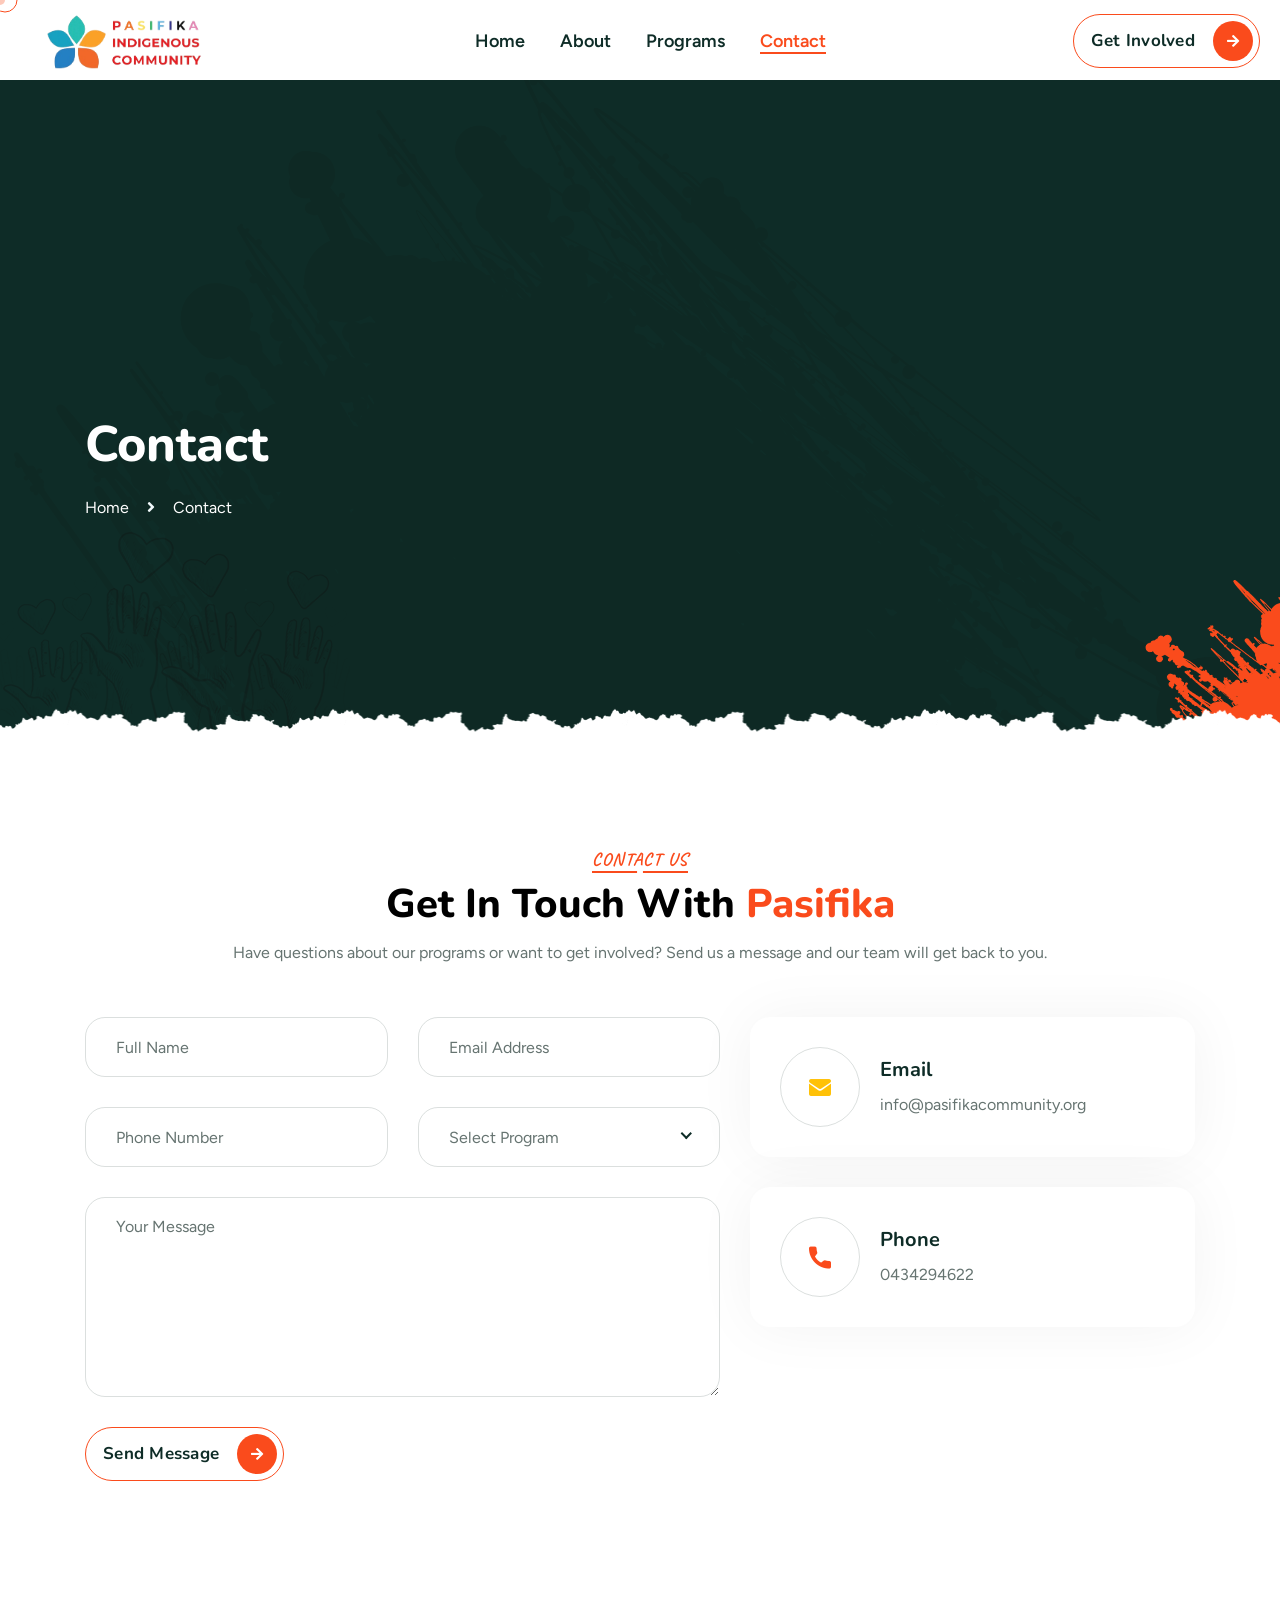
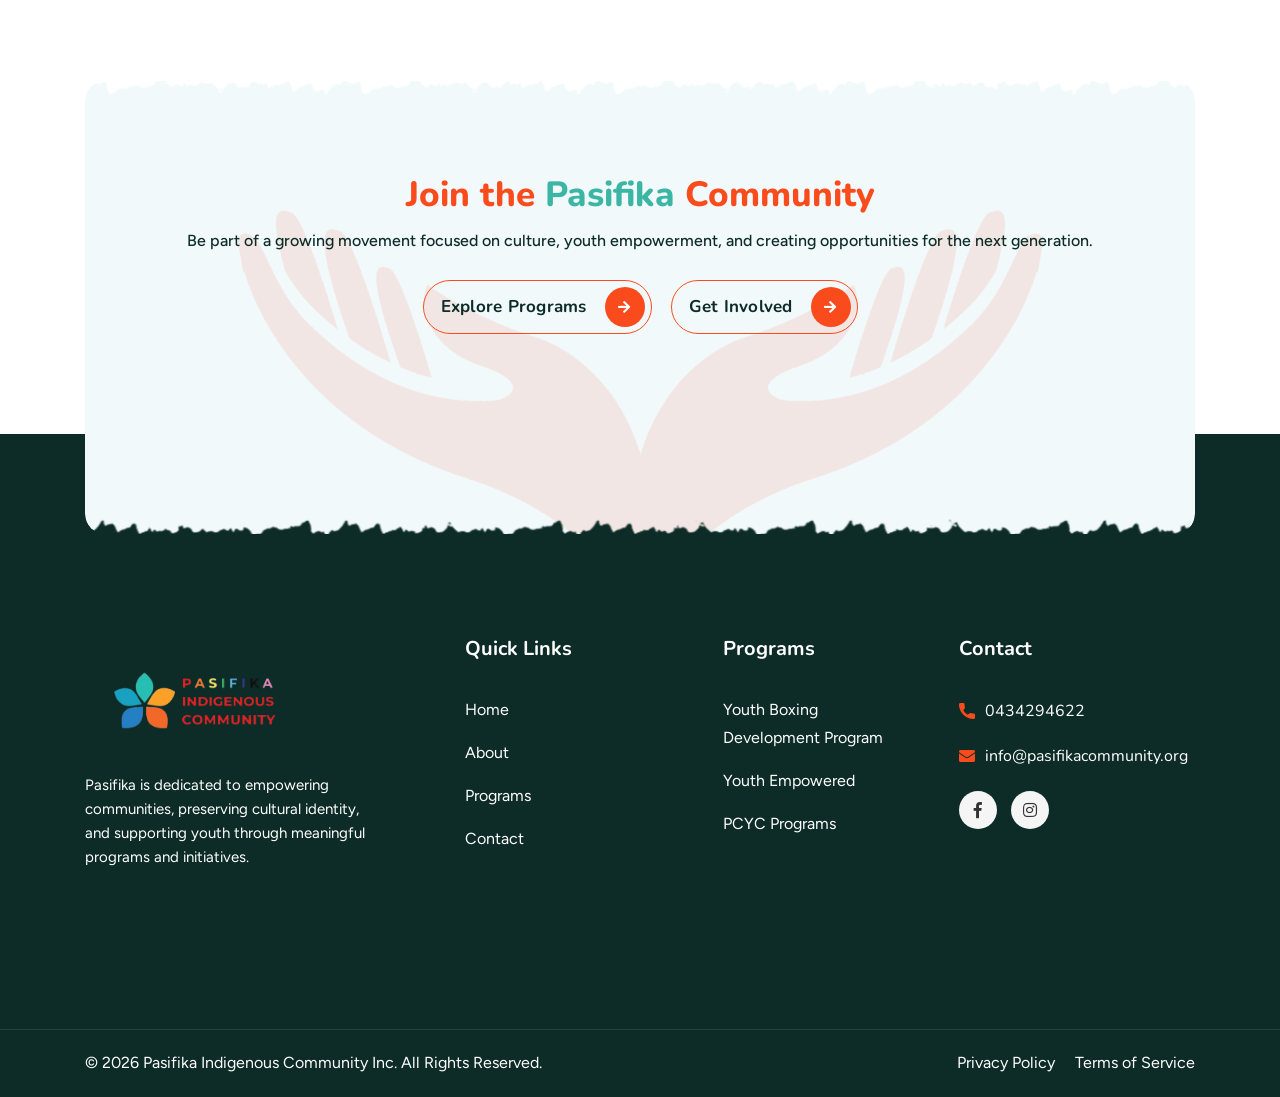
<file: contact.html>
<!DOCTYPE html>
<html lang="en">

<head>
    <meta charset="UTF-8" />
    <meta name="viewport" content="width=device-width, initial-scale=1.0" />
    <title>Contact Us | Pasifika Indigenous Community</title>
    <!-- favicons Icons -->
   <link rel="apple-touch-icon" sizes="180x180" href="assets/images/resources/logo-2.png" />
<link rel="icon" type="image/png" sizes="32x32" href="assets/images/resources/logo-2.png" />
<link rel="icon" type="image/png" sizes="16x16" href="assets/images/resources/logo-2.png" />
    <link rel="manifest" href="assets/images/favicons/site.webmanifest" />
    <meta name="description" content="Get in touch with Pasifika Indigenous Community to learn more about our programs, partnerships, and how you can get involved." />

    <!-- fonts -->
    <link rel="preconnect" href="https://fonts.googleapis.com">
    <link rel="preconnect" href="https://fonts.gstatic.com" crossorigin>
    <link href="https://fonts.googleapis.com/css2?family=Nunito:ital,wght@0,200..1000;1,200..1000&display=swap"
        rel="stylesheet">

    <link href="https://fonts.googleapis.com/css2?family=Figtree:ital,wght@0,300..900;1,300..900&display=swap"
        rel="stylesheet">


    <link href="https://fonts.googleapis.com/css2?family=Caveat:wght@400..700&display=swap" rel="stylesheet">


    <link rel="stylesheet" href="assets/css/bootstrap.min.css" />
    <link rel="stylesheet" href="assets/css/animate.min.css" />
    <link rel="stylesheet" href="assets/css/custom-animate.css" />
    <link rel="stylesheet" href="assets/css/swiper.min.css" />
    <link rel="stylesheet" href="assets/css/font-awesome-all.css" />
    <link rel="stylesheet" href="assets/css/jarallax.css" />
    <link rel="stylesheet" href="assets/css/jquery.magnific-popup.css" />
    <link rel="stylesheet" href="assets/css/odometer.min.css" />
    <link rel="stylesheet" href="assets/css/flaticon.css">
    <link rel="stylesheet" href="assets/css/owl.carousel.min.css" />
    <link rel="stylesheet" href="assets/css/owl.theme.default.min.css" />
    <link rel="stylesheet" href="assets/css/nice-select.css" />
    <link rel="stylesheet" href="assets/css/jquery-ui.css" />
    <link rel="stylesheet" href="assets/css/aos.css" />
    <link rel="stylesheet" href="assets/css/vegas.min.css" />


    <link rel="stylesheet" href="assets/css/module-css/slider.css" />
    <link rel="stylesheet" href="assets/css/module-css/footer.css" />
    <link rel="stylesheet" href="assets/css/module-css/donate.css" />
    <link rel="stylesheet" href="assets/css/module-css/about.css" />
    <link rel="stylesheet" href="assets/css/module-css/services.css" />
    <link rel="stylesheet" href="assets/css/module-css/become-volenteer.css" />
    <link rel="stylesheet" href="assets/css/module-css/causes.css" />
    <link rel="stylesheet" href="assets/css/module-css/counter.css" />
    <link rel="stylesheet" href="assets/css/module-css/video.css" />
    <link rel="stylesheet" href="assets/css/module-css/team.css" />
    <link rel="stylesheet" href="assets/css/module-css/brand.css" />
    <link rel="stylesheet" href="assets/css/module-css/testimonial.css" />
    <link rel="stylesheet" href="assets/css/module-css/donation.css" />
    <link rel="stylesheet" href="assets/css/module-css/faq.css" />
    <link rel="stylesheet" href="assets/css/module-css/blog.css" />
    <link rel="stylesheet" href="assets/css/module-css/gallery.css" />
    <link rel="stylesheet" href="assets/css/module-css/page-header.css" />
    <link rel="stylesheet" href="assets/css/module-css/error.css" />
    <link rel="stylesheet" href="assets/css/module-css/project.css" />
    <link rel="stylesheet" href="assets/css/module-css/contact.css" />

    <!-- template styles -->
    <link rel="stylesheet" href="assets/css/style.css" />
    <link rel="stylesheet" href="assets/css/responsive.css" />
</head>

<body class="custom-cursor">

    <div class="custom-cursor__cursor"></div>
    <div class="custom-cursor__cursor-two"></div>

    <!--Start Preloader-->
    <div class="loader js-preloader">
        <div></div>
        <div></div>
        <div></div>
    </div>
    <!--End Preloader-->




    <!-- Start sidebar widget content -->
    <div class="xs-sidebar-group info-group info-sidebar">
        <div class="xs-overlay xs-bg-black"></div>
        <div class="xs-sidebar-widget">
            <div class="sidebar-widget-container">
                <div class="widget-heading">
                    <a href="#" class="close-side-widget">X</a>
                </div>
                <div class="sidebar-textwidget">
                    <div class="sidebar-info-contents">
                        <div class="content-inner">
                            <div class="logo">
                                <a href="index.html"><img src="assets/images/resources/logo-1.png" alt="" /></a>
                            </div>
                            <div class="content-box">
                                <h4>About Us</h4>
                                <div class="inner-text">
                                    <p>Contrary to popular belief, Lorem Ipsum is not simply random text. It has
                                        roots in a piece of classical Latin literature from 45 BC, making it over
                                        2000 years old.
                                    </p>
                                </div>
                            </div>

                            <div class="form-inner">
                                <h4>Get a free quote</h4>
                                <form action="index.html" method="post">
                                    <div class="form-group">
                                        <input type="text" name="name" placeholder="Name" required="">
                                    </div>
                                    <div class="form-group">
                                        <input type="email" name="email" placeholder="Email" required="">
                                    </div>
                                    <div class="form-group">
                                        <textarea name="message" placeholder="Message..."></textarea>
                                    </div>
                                    <div class="form-group message-btn">
                                        <button class="thm-btn" type="submit" data-loading-text="Please wait...">
                                            <span class="thm-btn-text">Submit Now</span>
                                            <span class="thm-btn-icon-box"><i class="fas fa-arrow-right"></i></span>
                                        </button>
                                    </div>
                                </form>
                            </div>

                            <div class="sidebar-contact-info">
                                <h4>Contact Info</h4>
                                <ul class="list-unstyled">
                                    <li>
                                        <span class="icon-pin"></span> 88 broklyn street, New York
                                    </li>
                                    <li>
                                        <span class="icon-call"></span>
                                        <a href="tel:123456789">+1 555-9990-153</a>
                                    </li>
                                    <li>
                                        <span class="icon-email"></span>
                                        <a href="mailto:info@example.com">info@example.com</a>
                                    </li>
                                </ul>
                            </div>
                            <div class="thm-social-link1">
                                <ul class="social-box list-unstyled">
                                    <li>
                                        <a href="#"><i class="icon-facebook-app-symbol" aria-hidden="true"></i></a>
                                    </li>
                                    <li>
                                        <a href="#"><i class="icon-twitter" aria-hidden="true"></i></a>
                                    </li>
                                    <li>
                                        <a href="#"><i class="icon-instagram" aria-hidden="true"></i></a>
                                    </li>
                                    <li>
                                        <a href="#"><i class="icon-pinterest" aria-hidden="true"></i></a>
                                    </li>
                                </ul>
                            </div>
                        </div>
                    </div>
                </div>
            </div>
        </div>
    </div>
    <!-- End sidebar widget content -->


    <div class="page-wrapper">
         <header class="main-header-three">

        <!-- Main Menu -->
        <nav class="main-menu main-menu-three">
            <div class="main-menu-three__wrapper">
                <div class="main-menu-three__wrapper-inner">

                    <!-- Logo -->
                    <div class="main-menu-three__left">
                        <div class="main-menu-three__logo">
                            <a href="index.html">
                                <img src="assets/images/resources/logo-2.png" alt="Pasifika Logo">
                            </a>
                        </div>
                    </div>

                    <!-- Menu -->
                    <div class="main-menu-three__main-menu-box">
                        <a href="#" class="mobile-nav__toggler">
                            <i class="fa fa-bars"></i>
                        </a><ul class="main-menu__list">
                            <li ><a href="index.html">Home</a></li>
                            <li ><a href="about.html">About</a></li>
                            <li><a href="programs.html">Programs</a></li>
                            <li class="current"><a href="contact.html">Contact</a></li>
                        </ul>
                    </div>

                    <!-- CTA Button -->
                    <div class="main-menu-three__right">
                        <div class="main-menu-three__btn-box">
                            <a href="contact.html" class="thm-btn">
                                <span class="thm-btn-text">Get Involved</span>
                                <span class="thm-btn-icon-box">
                                    <i class="fas fa-arrow-right"></i>
                                </span>
                            </a>
                        </div>
                    </div>

                </div>
            </div>
        </nav>

    </header>
        <div class="stricky-header stricked-menu main-menu main-menu-three">
            <div class="sticky-header__content"></div><!-- /.sticky-header__content -->
        </div><!-- /.stricky-header -->

        <!--Page Header Start-->
        <section class="page-header">
            <!-- <div class="page-header__bg" style="background-image: url(assets/images/backgrounds/page-header-bg.jpg);">
            </div> -->
            <div class="page-header__shape-bg"
                style="background-image: url(assets/images/shapes/page-header-shape-bg.png);"></div>
            <div class="page-header__shape-1 float-bob-x">
                <img src="assets/images/shapes/page-header-shape-1.png" alt="">
            </div>
            <div class="page-header__shape-2 float-bob-y">
                <img src="assets/images/shapes/page-header-shape-2.png" alt="">
            </div>
            <div class="container">
                <div class="page-header__inner">
                    <h2>Contact </h2>
                    <div class="thm-breadcrumb__box">
                        <ul class="thm-breadcrumb list-unstyled">
                            <li><a href="index.html">Home</a></li>
                            <li><span class="fas fa-angle-right"></span></li>
                            <li>Contact </li>
                        </ul>
                    </div>
                </div>
            </div>
        </section>
        <!--Page Header End-->

        <!-- Contact Page Start -->
<!-- <section class="contact-page">

    <div class="contact-page__shape-1 float-bob-y">
        <img src="assets/images/shapes/contact-page-shape-1.png" alt="">
    </div>

    <div class="contact-page__shape-2 float-bob-x">
        <img src="assets/images/shapes/contact-page-shape-2.png" alt="">
    </div>

    <div class="container">

      
        <div class="section-title text-center">
            <div class="section-title__tagline-box">
                <span class="section-title__tagline">Contact Us</span>
            </div>

            <h2 class="section-title__title">
                Get In Touch With <span>Pasifika</span>
            </h2>

            <p style="margin-top:10px;">
                Have questions about our programs or want to get involved? 
                Send us a message and our team will get back to you.
            </p>
        </div>

        <div class="contact-page__inner">

            <form class="contact-page__form">

                <div class="row">

               
                    <div class="col-xl-6 col-lg-6 col-md-6">
                        <div class="contact-page__input-box">
                            <input type="text" name="name" placeholder="Full Name" required>
                        </div>
                    </div>

           
                    <div class="col-xl-6 col-lg-6 col-md-6">
                        <div class="contact-page__input-box">
                            <input type="email" name="email" placeholder="Email Address" required>
                        </div>
                    </div>

                    <div class="col-xl-6 col-lg-6 col-md-6">
                        <div class="contact-page__input-box">
                            <input type="text" name="phone" placeholder="Phone Number">
                        </div>
                    </div>

                    
                    <div class="col-xl-6 col-lg-6 col-md-6">
                        <div class="contact-page__input-box">
                            <div class="select-box">
                                <select class="selectmenu wide" name="program">
                                    <option selected disabled>Select Program</option>
                                    <option>Youth Boxing Development Program</option>
                                    <option>Indigenous Aboriginal Program</option>
                                    <option>PCYC Programs</option>
                                    
                                </select>
                            </div>
                        </div>
                    </div>

               
                    <div class="col-xl-12">
                        <div class="contact-page__input-box text-message-box">
                            <textarea name="message" placeholder="Your Message"></textarea>
                        </div>

                     
                        <div class="contact-page__btn-box">
                            <button type="submit" class="thm-btn">
                                <span class="thm-btn-text">Send Message</span>
                                <span class="thm-btn-icon-box">
                                    <i class="fas fa-arrow-right"></i>
                                </span>
                            </button>
                        </div>

                    </div>

                </div>

            </form>

        </div>

    </div>

</section> -->
<!-- Contact Page End -->

       <!-- Contact Info & Map Start -->
<!-- <section class="contact-three">

    <div class="container">
        <div class="row">

          
            <div class="col-xl-8 col-lg-7">
                <div class="contact-three__left">

                    <iframe
                        src="https://maps.google.com/maps?q=Australia&t=&z=13&ie=UTF8&iwloc=&output=embed"
                        class="contact-three__google-map"
                        allowfullscreen>
                    </iframe>

                </div>
            </div>

            <div class="col-xl-4 col-lg-5">
                <div class="contact-three__right">

                    <ul class="contact-three__contact-list list-unstyled">

                     
                        <li>
                            <div class="icon">
                                <span class="icon-pin"></span>
                            </div>
                            <div class="content">
                                <h4>Location</h4>
                                <p>Community Location, Australia</p>
                            </div>
                        </li>

                      
                        <li>
                            <div class="icon">
                                <span class="icon-email"></span>
                            </div>
                            <div class="content">
                                <h4>Email</h4>
                                <p>
                                    <a href="#">
                                        info@pasifikacommunity.org
                                    </a>
                                </p>
                            </div>
                        </li>

                     
                        <li>
                            <div class="icon">
                                <span class="icon-call"></span>
                            </div>
                            <div class="content">
                                <h4>Phone</h4>
                                <p>
                                    <a href="#">
                                        0434294622
                                    </a>
                                </p>
                            </div>
                        </li>

                    </ul>

                </div>
            </div>

        </div>
    </div>

</section> -->
<!-- Contact Info & Map End -->


<!-- <section class="contact-three">

    <div class="container">
        <div class="row justify-content-center">

            
            <div class="col-xl-6 col-lg-8">
                <div class="contact-three__right text-center">

                    <ul class="contact-three__contact-list list-unstyled">

                    
                        <li>
                            <div class="icon">
                                <span class="icon-pin"></span>
                            </div>
                            <div class="content">
                                <h4>Location</h4>
                                <p>Community Location, Australia</p>
                            </div>
                        </li>

                   
                        <li>
                            <div class="icon">
                                <span class="icon-email"></span>
                            </div>
                            <div class="content">
                                <h4>Email</h4>
                                <p>
                                    <a href="#">
                                        info@pasifikacommunity.org
                                    </a>
                                </p>
                            </div>
                        </li>

                    
                        <li>
                            <div class="icon">
                                <span class="icon-call"></span>
                            </div>
                            <div class="content">
                                <h4>Phone</h4>
                                <p>
                                    <a href="#">
                                        0434294622
                                    </a>
                                </p>
                            </div>
                        </li>

                    </ul>

                </div>
            </div>

        </div>
    </div>

</section> -->



<section class="contact-page">

    <div class="container">

        <!-- Title -->
        <div class="section-title text-center">
            <div class="section-title__tagline-box">
                <span class="section-title__tagline">Contact Us</span>
            </div>

            <h2 class="section-title__title">
                Get In Touch With <span>Pasifika</span>
            </h2>

            <p style="margin-top:10px;">
                Have questions about our programs or want to get involved? 
                Send us a message and our team will get back to you.
            </p>
        </div>

        <div class="row align-items-start">

            <!-- LEFT: FORM -->
            <div class="col-xl-7 col-lg-7">
                <form class="contact-page__form">

                    <div class="row">

                        <div class="col-md-6">
                            <div class="contact-page__input-box">
                                <input type="text" name="name" placeholder="Full Name" required>
                            </div>
                        </div>

                        <div class="col-md-6">
                            <div class="contact-page__input-box">
                                <input type="email" name="email" placeholder="Email Address" required>
                            </div>
                        </div>

                        <div class="col-md-6">
                            <div class="contact-page__input-box">
                                <input type="text" name="phone" placeholder="Phone Number">
                            </div>
                        </div>

                        <div class="col-md-6">
                            <div class="contact-page__input-box">
                                <div class="select-box">
                                    <select class="selectmenu wide" name="program">
                                        <option selected disabled>Select Program</option>
                                        <option>Youth Boxing Development Program</option>
                                        <option>Indigenous Aboriginal Program</option>
                                        <option>PCYC Programs</option>
                                    </select>
                                </div>
                            </div>
                        </div>

                        <div class="col-12">
                            <div class="contact-page__input-box text-message-box">
                                <textarea name="message" placeholder="Your Message"></textarea>
                            </div>

                            <div class="contact-page__btn-box">
                                <button type="submit" class="thm-btn">
                                    <span class="thm-btn-text">Send Message</span>
                                    <span class="thm-btn-icon-box">
                                        <i class="fas fa-arrow-right"></i>
                                    </span>
                                </button>
                            </div>
                        </div>

                    </div>

                </form>
            </div>

            <!-- RIGHT: CONTACT INFO -->
            <div class="col-xl-5 col-lg-5">
                <div class="contact-three__right">

                    <ul class="contact-three__contact-list list-unstyled">

                        <!-- <li>
                            <div class="icon">
                                <span class="icon-pin"></span>
                            </div>
                            <div class="content">
                                <h4>Location</h4>
                                <p>Community Location, Australia</p>
                            </div>
                        </li> -->

                        <li>
                            <div class="icon">
                                <span class="icon-email"></span>
                            </div>
                            <div class="content">
                                <h4>Email</h4>
                                <p>
                                    <a href="#">info@pasifikacommunity.org</a>
                                </p>
                            </div>
                        </li>

                        <li>
                            <div class="icon">
                                <span class="icon-call"></span>
                            </div>
                            <div class="content">
                                <h4>Phone</h4>
                                <p>
                                    <a href="#">0434294622</a>
                                </p>
                            </div>
                        </li>

                    </ul>

                </div>
            </div>

        </div>

    </div>

</section>






              <!--Site Footer Start-->
<footer class="site-footer-two site-footer-three">

   
    <div class="container">
        <div class="site-footer-two__content-and-social-box">

            <div class="site-footer-two__content-shape-1">
                <img src="assets/images/shapes/site-footer-two-content-shape-1.png" alt="">
            </div>

        

            <h3 class="site-footer-two__content-title">
                Join the <span>Pasifika</span> Community
            </h3>

            <p class="site-footer-two__content-text">
                Be part of a growing movement focused on culture, youth empowerment, 
                and creating opportunities for the next generation.
            </p>

            <div class="donate-two__btn-box">

                <a href="programs.html" class="thm-btn">
                    <span class="thm-btn-text">Explore Programs</span>
                    <span class="thm-btn-icon-box">
                        <i class="fas fa-arrow-right"></i>
                    </span>
                </a>

                <a href="contact.html" class="thm-btn" style="margin-left:15px;">
                    <span class="thm-btn-text">Get Involved</span>
                    <span class="thm-btn-icon-box">
                        <i class="fas fa-arrow-right"></i>
                    </span>
                </a>

            </div>

        </div>
    </div>

  
     <div class="site-footer-two__top">

        <div class="container">
            <div class="site-footer-two__top-inner">
                <div class="row">

                    <!-- About -->
                    <div class="col-xl-4 col-lg-6 col-md-6">
                        <div class="footer-widget-two__about">

                            <div class="footer-widget-two__about-logo">
                                <a href="index.html">
                                    <img src="assets/images/resources/logo-2.png" alt="Pasifika Logo">
                                </a>
                            </div>

                            <p class="footer-widget-two__about-text">
                                Pasifika is dedicated to empowering communities, preserving cultural identity, 
                                and supporting youth through meaningful programs and initiatives.
                            </p>

                        </div>
                    </div>

                    <!-- Quick Links -->
                    <div class="col-xl-2 col-lg-6 col-md-6">
                        <div class="footer-widget-two__links">
                            <h4 class="footer-widget-two__title">Quick Links</h4>

                            <ul class="footer-widget-two__services-list list-unstyled">
                                <li><a href="index.html">Home</a></li>
                                <li><a href="about.html">About</a></li>
                                <li><a href="programs.html">Programs</a></li>
                                <li><a href="contact.html">Contact</a></li>
                            </ul>

                        </div>
                    </div>

                    <!-- Programs -->
                    <div class="col-xl-3 col-lg-6 col-md-6">
                        <div class="footer-widget-two__services">
                            <h4 class="footer-widget-two__title">Programs</h4>

                            <ul class="footer-widget-two__services-list list-unstyled">
                                <li><a href="program-details.html">Youth Boxing Development Program</a></li>
                                <li><a href="program-details-youth.html">Youth Empowered</a></li>
                                <li><a href="#">PCYC Programs</a></li>
                                
                            </ul>

                        </div>
                    </div>

                    <!-- Contact -->
                    <div class="col-xl-3 col-lg-6 col-md-6">
                        <div class="footer-widget-two__contact">
                            <h3 class="footer-widget-two__title">Contact</h3>

                            <ul class="footer-widget-two__contact-list list-unstyled">

                                <li>
                                    <div class="icon">
                                        <span class="icon-call"></span>
                                    </div>
                                    <p><a href="tel:0434294622">0434294622</a></p>
                                </li>

                                <li>
                                    <div class="icon">
                                        <span class="icon-email"></span>
                                    </div>
                                    <p><a href="mailto:info@pasifikacommunity.org">info@pasifikacommunity.org</a></p>
                                </li>

                                <!-- <li>
                                    <div class="icon">
                                        <span class="icon-pin"></span>
                                    </div>
                                    <p>Community Location (To Be Updated)</p>
                                </li> -->

                            </ul>

                            <!-- Social Icons -->
                            <div class="footer-widget-two__social">
                                <a href="https://www.facebook.com/pasifikalit" target="_blank" rel="noopener noreferrer" class="fab fa-facebook-f"></a>
                                <a href="https://www.instagram.com/pasifikalit" target="_blank" rel="noopener noreferrer" class="fab fa-instagram"></a>
                            </div>

                        </div>
                    </div>

                </div>
            </div>
        </div>

        <!-- Bottom -->
        <div class="site-footer-two__bottom">
            <div class="container">
                <div class="site-footer-two__bottom-inner">

                    <div class="site-footer-two__copyright">
                        <p class="site-footer-two__copyright-text">
                            © 2026 Pasifika Indigenous Community Inc. All Rights Reserved.
                        </p>
                    </div>

                    <div class="site-footer-two__bottom-menu-box">
                        <ul class="list-unstyled site-footer-two__bottom-menu">
                            <li><a href="#">Privacy Policy</a></li>
                            <li><a href="#">Terms of Service</a></li>
                        </ul>
                    </div>

                </div>
            </div>
        </div>

    </div>

</footer>
<!--Site Footer End-->



    </div><!-- /.page-wrapper -->


    <div class="mobile-nav__wrapper">
        <div class="mobile-nav__overlay mobile-nav__toggler"></div>
        <!-- /.mobile-nav__overlay -->
        <div class="mobile-nav__content">
            <span class="mobile-nav__close mobile-nav__toggler"><i class="fa fa-times"></i></span>

            <div class="logo-box">
                <a href="index.html" aria-label="logo image"><img src="assets/images/resources/logo-2.png" width="140"
                        alt="" /></a>
            </div>
            <!-- /.logo-box -->
            <div class="mobile-nav__container"></div>
            <!-- /.mobile-nav__container -->

            <ul class="mobile-nav__contact list-unstyled">
                <li>
                    <i class="fa fa-envelope"></i>
                    <a href="mailto:needhelp@packageName__.com">info@pasifikacommunity.org</a>
                </li>
                <li>
                    <i class="fas fa-phone"></i>
                    <a href="tel:666-888-0000">0434294622</a>
                </li>
            </ul><!-- /.mobile-nav__contact -->
            <div class="mobile-nav__top">
               <div class="mobile-nav__top">
          <div class="mobile-nav__social">
            <!-- <a href="#" class="fab fa-twitter"></a>
            <a href="#" class="fab fa-pinterest-p"></a> -->
            <a href="https://www.facebook.com/pasifikalit" class="fab fa-facebook-square"></a>
            <a href="https://www.instagram.com/pasifikalit" class="fab fa-instagram"></a>
          </div>
            </div><!-- /.mobile-nav__top -->



        </div>
        <!-- /.mobile-nav__content -->
    </div>
    <!-- /.mobile-nav__wrapper -->

    <!-- Search Popup -->
    <div class="search-popup">
        <div class="color-layer"></div>
        <button class="close-search"><span class="far fa-times fa-fw"></span></button>
        <form method="post" action="blog.html">
            <div class="form-group">
                <input type="search" name="search-field" value="" placeholder="Search Here" required="">
                <button type="submit"><i class="fas fa-search"></i></button>
            </div>
        </form>
    </div>
    <!-- End Search Popup -->

    <a href="#" data-target="html" class="scroll-to-target scroll-to-top">
        <span class="scroll-to-top__wrapper"><span class="scroll-to-top__inner"></span></span>
        <span class="scroll-to-top__text"> Go Back Top</span>
    </a>


    <script src="assets/js/jquery-3.6.0.min.js"></script>
    <script src="assets/js/bootstrap.bundle.min.js"></script>
    <script src="assets/js/jarallax.min.js"></script>
    <script src="assets/js/jquery.ajaxchimp.min.js"></script>
    <script src="assets/js/jquery.appear.min.js"></script>
    <script src="assets/js/swiper.min.js"></script>
    <script src="assets/js/jquery.magnific-popup.min.js"></script>
    <script src="assets/js/jquery.validate.min.js"></script>
    <script src="assets/js/odometer.min.js"></script>
    <script src="assets/js/wNumb.min.js"></script>
    <script src="assets/js/wow.js"></script>
    <script src="assets/js/isotope.js"></script>
    <script src="assets/js/owl.carousel.min.js"></script>
    <script src="assets/js/jquery-ui.js"></script>
    <script src="assets/js/jquery.nice-select.min.js"></script>
    <script src="assets/js/marquee.min.js"></script>
    <script src="assets/js/countdown.min.js"></script>
    <script src="assets/js/jquery-sidebar-content.js"></script>
    <script src="assets/js/aos.js"></script>
    <script src="assets/js/vegas.min.js"></script>
    <script src="assets/js/gsap/gsap.js"></script>
    <script src="assets/js/gsap/ScrollTrigger.js"></script>
    <script src="assets/js/gsap/SplitText.js"></script>




    <!-- template js -->
    <script src="assets/js/script.js"></script>
</body>

</html>
</file>
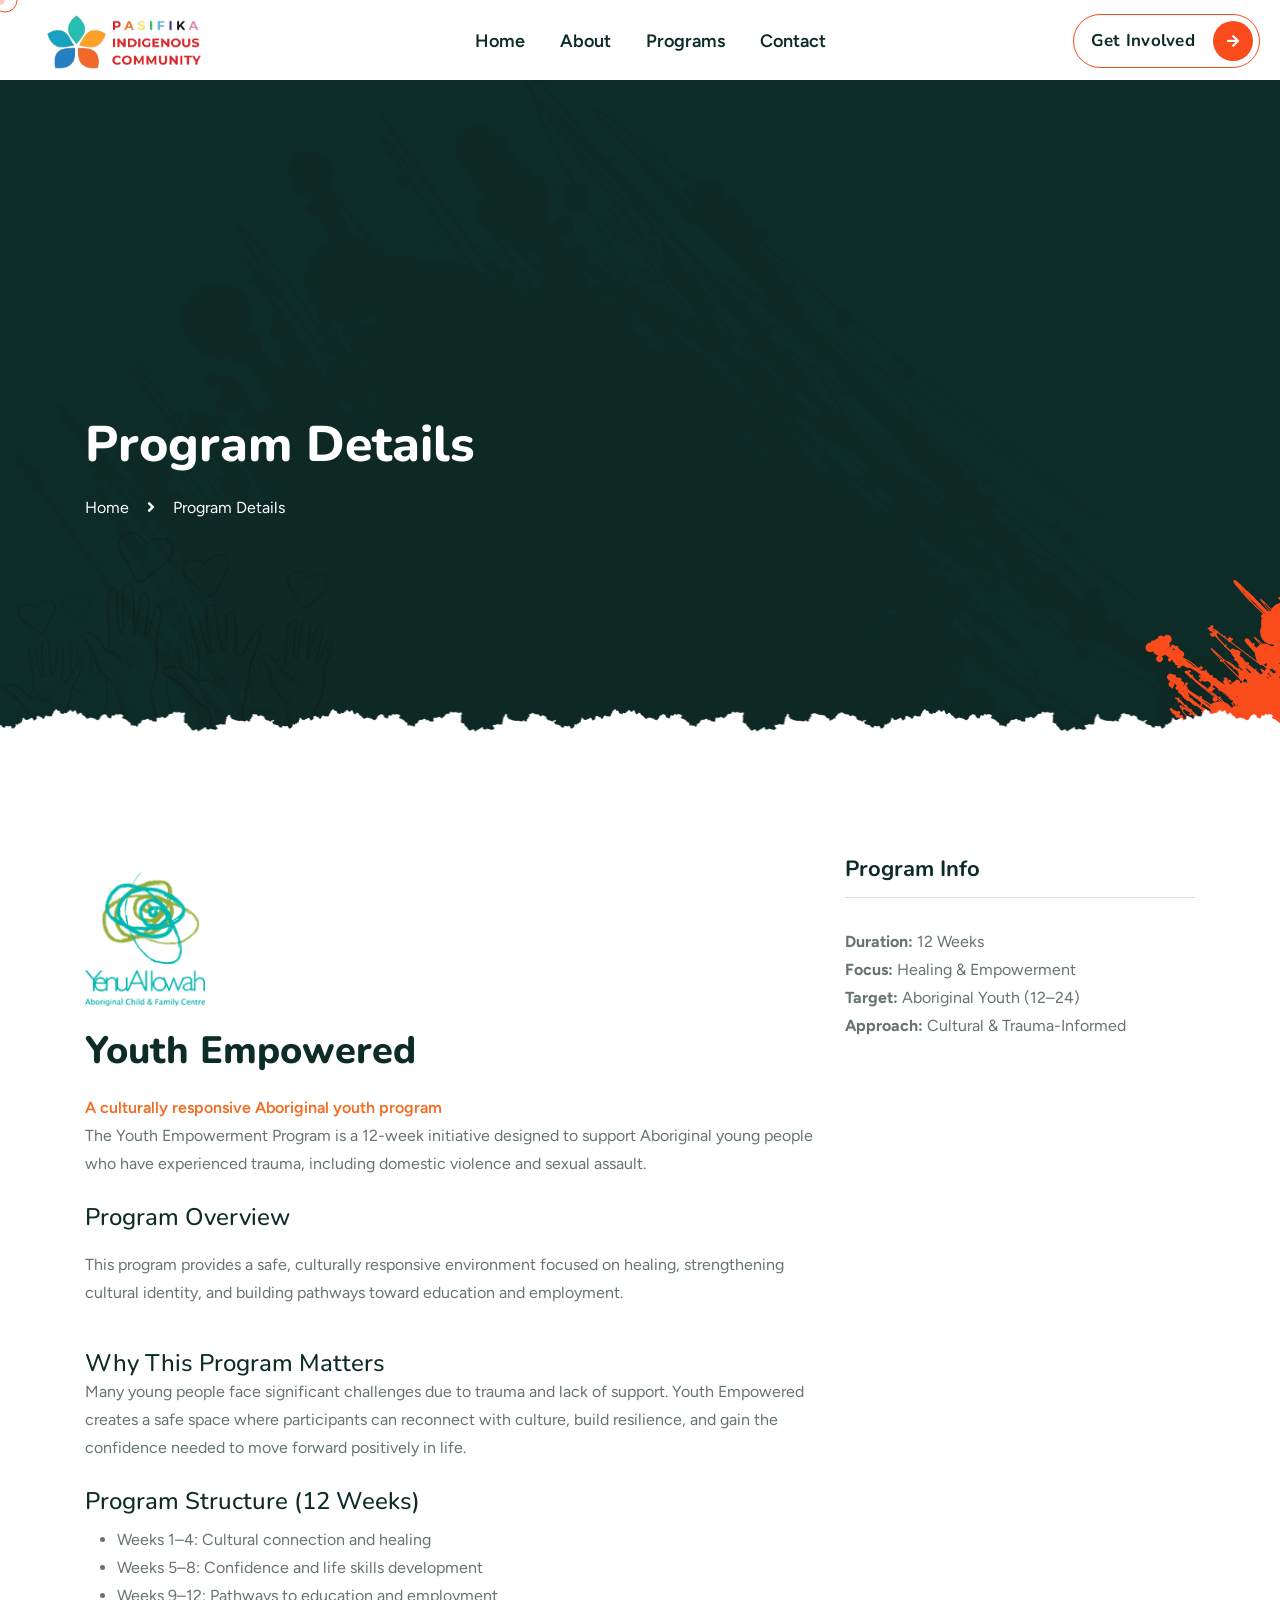
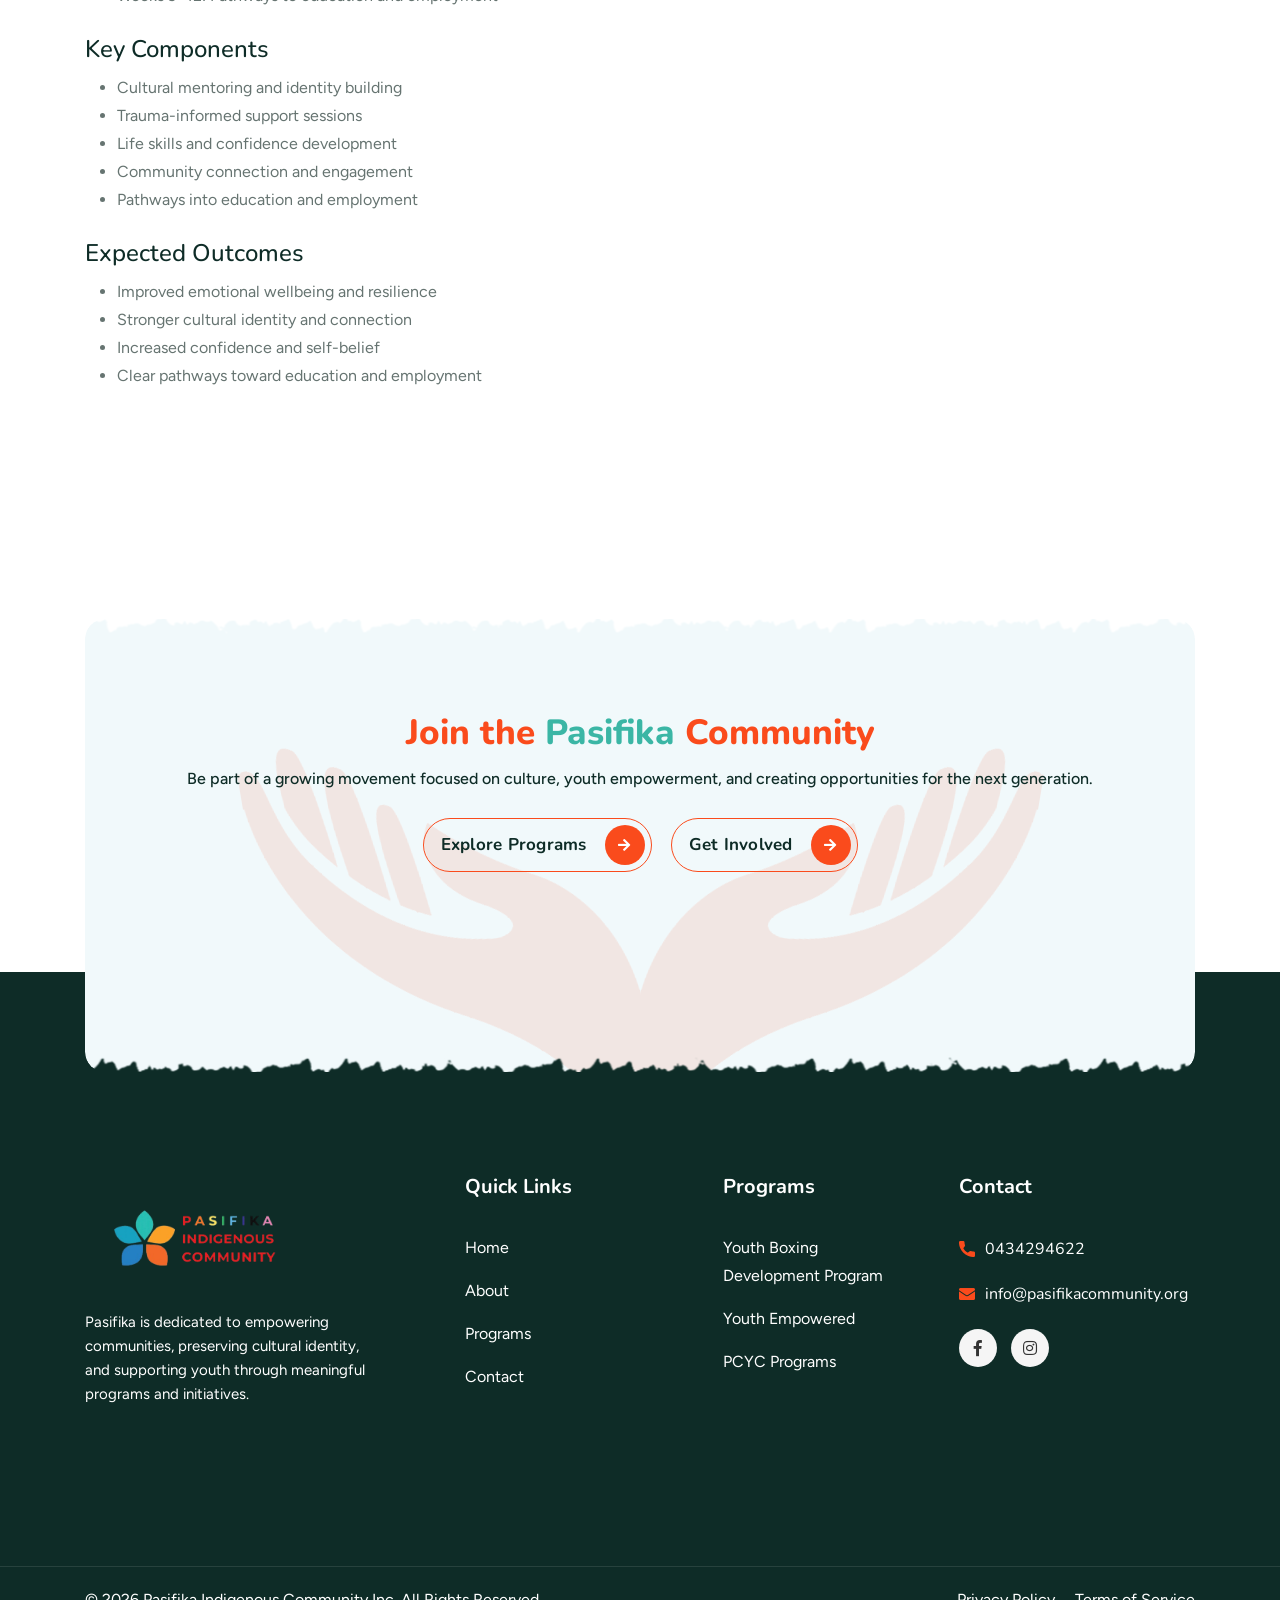
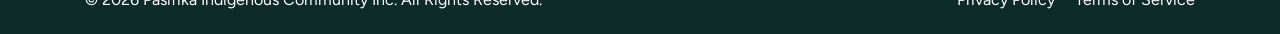
<file: program-details-youth.html>
<!DOCTYPE html>
<html lang="en">

<head>
    <meta charset="UTF-8" />
    <meta name="viewport" content="width=device-width, initial-scale=1.0" />
   <title>Youth Boxing Program | Legends Life Foundation & Pasifika</title>

<!-- ✅ UPDATED FAVICON (using your logo) -->
<link rel="apple-touch-icon" sizes="180x180" href="assets/images/resources/logo-2.png" />
<link rel="icon" type="image/png" sizes="32x32" href="assets/images/resources/logo-2.png" />
<link rel="icon" type="image/png" sizes="16x16" href="assets/images/resources/logo-2.png" />

<!-- (optional - you can remove this if not needed) -->
<!-- <link rel="manifest" href="assets/images/favicons/site.webmanifest" /> -->

<!-- ✅ UPDATED META DESCRIPTION -->
<meta name="description" content="Join the Pasifika Youth Boxing Development Program, a 10-week initiative empowering young people through boxing, mentorship, and life skills development." />
    <!-- fonts -->
    <link rel="preconnect" href="https://fonts.googleapis.com">
    <link rel="preconnect" href="https://fonts.gstatic.com" crossorigin>
    <link href="https://fonts.googleapis.com/css2?family=Nunito:ital,wght@0,200..1000;1,200..1000&display=swap"
        rel="stylesheet">

    <link href="https://fonts.googleapis.com/css2?family=Figtree:ital,wght@0,300..900;1,300..900&display=swap"
        rel="stylesheet">


    <link href="https://fonts.googleapis.com/css2?family=Caveat:wght@400..700&display=swap" rel="stylesheet">


    <link rel="stylesheet" href="assets/css/bootstrap.min.css" />
    <link rel="stylesheet" href="assets/css/animate.min.css" />
    <link rel="stylesheet" href="assets/css/custom-animate.css" />
    <link rel="stylesheet" href="assets/css/swiper.min.css" />
    <link rel="stylesheet" href="assets/css/font-awesome-all.css" />
    <link rel="stylesheet" href="assets/css/jarallax.css" />
    <link rel="stylesheet" href="assets/css/jquery.magnific-popup.css" />
    <link rel="stylesheet" href="assets/css/odometer.min.css" />
    <link rel="stylesheet" href="assets/css/flaticon.css">
    <link rel="stylesheet" href="assets/css/owl.carousel.min.css" />
    <link rel="stylesheet" href="assets/css/owl.theme.default.min.css" />
    <link rel="stylesheet" href="assets/css/nice-select.css" />
    <link rel="stylesheet" href="assets/css/jquery-ui.css" />
    <link rel="stylesheet" href="assets/css/aos.css" />
    <link rel="stylesheet" href="assets/css/vegas.min.css" />


    <link rel="stylesheet" href="assets/css/module-css/slider.css" />
    <link rel="stylesheet" href="assets/css/module-css/footer.css" />
    <link rel="stylesheet" href="assets/css/module-css/donate.css" />
    <link rel="stylesheet" href="assets/css/module-css/about.css" />
    <link rel="stylesheet" href="assets/css/module-css/services.css" />
    <link rel="stylesheet" href="assets/css/module-css/become-volenteer.css" />
    <link rel="stylesheet" href="assets/css/module-css/causes.css" />
    <link rel="stylesheet" href="assets/css/module-css/counter.css" />
    <link rel="stylesheet" href="assets/css/module-css/video.css" />
    <link rel="stylesheet" href="assets/css/module-css/team.css" />
    <link rel="stylesheet" href="assets/css/module-css/brand.css" />
    <link rel="stylesheet" href="assets/css/module-css/testimonial.css" />
    <link rel="stylesheet" href="assets/css/module-css/donation.css" />
    <link rel="stylesheet" href="assets/css/module-css/faq.css" />
    <link rel="stylesheet" href="assets/css/module-css/blog.css" />
    <link rel="stylesheet" href="assets/css/module-css/gallery.css" />
    <link rel="stylesheet" href="assets/css/module-css/page-header.css" />

    <!-- template styles -->
    <link rel="stylesheet" href="assets/css/style.css" />
    <link rel="stylesheet" href="assets/css/responsive.css" />
</head>

<body class="custom-cursor">

    <div class="custom-cursor__cursor"></div>
    <div class="custom-cursor__cursor-two"></div>

    <!--Start Preloader-->
    <div class="loader js-preloader">
        <div></div>
        <div></div>
        <div></div>
    </div>
    <!--End Preloader-->




    
   


    <div class="page-wrapper">
        <header class="main-header-three">

        <!-- Main Menu -->
        <nav class="main-menu main-menu-three">
            <div class="main-menu-three__wrapper">
                <div class="main-menu-three__wrapper-inner">

                    <!-- Logo -->
                    <div class="main-menu-three__left">
                        <div class="main-menu-three__logo">
                            <a href="index.html">
                                <img src="assets/images/resources/logo-2.png" alt="Pasifika Logo">
                            </a>
                        </div>
                    </div>

                    <!-- Menu -->
                    <div class="main-menu-three__main-menu-box">
                        <a href="#" class="mobile-nav__toggler">
                            <i class="fa fa-bars"></i>
                        </a><ul class="main-menu__list">
                            <li ><a href="index.html">Home</a></li>
                            <li><a href="about.html">About</a></li>
                            <li><a href="programs.html">Programs</a></li>
                            <li><a href="contact.html">Contact</a></li>
                        </ul>
                    </div>

                    <!-- CTA Button -->
                    <div class="main-menu-three__right">
                        <div class="main-menu-three__btn-box">
                            <a href="contact.html" class="thm-btn">
                                <span class="thm-btn-text">Get Involved</span>
                                <span class="thm-btn-icon-box">
                                    <i class="fas fa-arrow-right"></i>
                                </span>
                            </a>
                        </div>
                    </div>
                </div>
            </div>
        </nav>


         </header>

        <div class="stricky-header stricked-menu main-menu main-menu-three">
            <div class="sticky-header__content"></div><!-- /.sticky-header__content -->
        </div><!-- /.stricky-header -->


         <!--Page Header Start-->
        <section class="page-header">
           
            <div class="page-header__shape-bg"
                style="background-image: url(assets/images/shapes/page-header-shape-bg.png);"></div>
            <div class="page-header__shape-1 float-bob-x">
                <img src="assets/images/shapes/page-header-shape-1.png" alt="">
            </div>
            <div class="page-header__shape-2 float-bob-y">
                <img src="assets/images/shapes/page-header-shape-2.png" alt="">
            </div>
            <div class="container">
                <div class="page-header__inner">
                    <h2>Program Details</h2>
                    <div class="thm-breadcrumb__box">
                        <ul class="thm-breadcrumb list-unstyled">
                            <li><a href="index.html">Home</a></li>
                            <li><span class="fas fa-angle-right"></span></li>
                            <li>Program Details</li>
                        </ul>
                    </div>
                </div>
            </div>
        </section>
        <!--Page Header End-->

<section class="blog-details">
    <div class="container">
        <div class="row">

            <!-- LEFT SIDE -->
            <div class="col-xl-8 col-lg-7">
                <div class="blog-details__left">

                    <!-- IMAGE -->
                    <!-- <div class="blog-details__img">
                        <img src="assets/images/resources/indigenous1.png" alt="Indigenous Aboriginal Program">
                    </div> -->

                    <!-- CONTENT -->
                    <div class="blog-details__content">

                        <!-- 🔥 LOGO (ADD HERE) -->
                        <div style="margin-bottom:15px;">
                            <img src="assets/images/resources/youth-empowered-logo.png" 
                                 alt="Youth Empowered Logo" 
                                 style="max-width:120px;">
                        </div>

                        <!-- TITLE -->
                        <h3 class="blog-details__title">
                            Youth Empowered
                        </h3>

                        <!-- SUBTITLE -->
                        <p style="color:#f36c21; font-weight:600;">
                            A culturally responsive Aboriginal youth program
                        </p>

                        <!-- INTRO -->
                        <p class="blog-details__text-1">
                            The Youth Empowerment Program is a 12-week initiative designed to support Aboriginal young people who have experienced trauma, including domestic violence and sexual assault.
                        </p>

                        <!-- PROGRAM OVERVIEW -->
                        <h4 style="margin-top:25px;">Program Overview</h4>
                        <p class="blog-details__text-2">
                            This program provides a safe, culturally responsive environment focused on healing, strengthening cultural identity, and building pathways toward education and employment.
                        </p>

                        <!-- WHY THIS PROGRAM MATTERS -->
                        <h4 style="margin-top:25px;">Why This Program Matters</h4>
                        <p>
                            Many young people face significant challenges due to trauma and lack of support. Youth Empowered creates a safe space where participants can reconnect with culture, build resilience, and gain the confidence needed to move forward positively in life.
                        </p>

                        <!-- PROGRAM STRUCTURE -->
                        <h4 style="margin-top:25px;">Program Structure (12 Weeks)</h4>
                        <ul style="margin-top:10px;">
                            <li>Weeks 1–4: Cultural connection and healing</li>
                            <li>Weeks 5–8: Confidence and life skills development</li>
                            <li>Weeks 9–12: Pathways to education and employment</li>
                        </ul>

                        <!-- KEY COMPONENTS -->
                        <h4 style="margin-top:25px;">Key Components</h4>
                        <ul style="margin-top:10px;">
                            <li>Cultural mentoring and identity building</li>
                            <li>Trauma-informed support sessions</li>
                            <li>Life skills and confidence development</li>
                            <li>Community connection and engagement</li>
                            <li>Pathways into education and employment</li>
                        </ul>

                        <!-- OUTCOMES -->
                        <h4 style="margin-top:25px;">Expected Outcomes</h4>
                        <ul style="margin-top:10px;">
                            <li>Improved emotional wellbeing and resilience</li>
                            <li>Stronger cultural identity and connection</li>
                            <li>Increased confidence and self-belief</li>
                            <li>Clear pathways toward education and employment</li>
                        </ul>

                    </div>

                </div>
            </div>

            <!-- RIGHT SIDE -->
            <div class="col-xl-4 col-lg-5">
                <div class="sidebar">

                    <div class="sidebar__single">
                        <div class="sidebar__title-box">
                            <h3 class="sidebar__title">Program Info</h3>
                        </div>

                        <ul class="list-unstyled">
                            <li><strong>Duration:</strong> 12 Weeks</li>
                            <li><strong>Focus:</strong> Healing & Empowerment</li>
                            <li><strong>Target:</strong> Aboriginal Youth (12–24)</li>
                            <li><strong>Approach:</strong> Cultural & Trauma-Informed</li>
                        </ul>
                    </div>

                </div>
            </div>

        </div>
    </div>
</section>






















          <!--Site Footer Two Start-->
        <footer class="site-footer-two site-footer-three">

    <!-- Top CTA Card -->
    <div class="container">
        <div class="site-footer-two__content-and-social-box">

            <div class="site-footer-two__content-shape-1">
                <img src="assets/images/shapes/site-footer-two-content-shape-1.png" alt="">
            </div>

            <!-- <div class="site-footer-two__content-img">
                <img src="assets/images/resources/site-footer-two-content-img.jpg" alt="">
            </div> -->

            <h3 class="site-footer-two__content-title">
                Join the <span>Pasifika</span> Community
            </h3>

            <p class="site-footer-two__content-text">
                Be part of a growing movement focused on culture, youth empowerment, 
                and creating opportunities for the next generation.
            </p>

            <div class="donate-two__btn-box">

                <a href="programs.html" class="thm-btn">
                    <span class="thm-btn-text">Explore Programs</span>
                    <span class="thm-btn-icon-box">
                        <i class="fas fa-arrow-right"></i>
                    </span>
                </a>

                <a href="contact.html" class="thm-btn" style="margin-left:15px;">
                    <span class="thm-btn-text">Get Involved</span>
                    <span class="thm-btn-icon-box">
                        <i class="fas fa-arrow-right"></i>
                    </span>
                </a>

            </div>

        </div>
    </div>

    <!-- Footer Main -->
    <div class="site-footer-two__top">

        <div class="container">
            <div class="site-footer-two__top-inner">
                <div class="row">

                    <!-- About -->
                    <div class="col-xl-4 col-lg-6 col-md-6">
                        <div class="footer-widget-two__about">

                            <div class="footer-widget-two__about-logo">
                                <a href="index.html">
                                    <img src="assets/images/resources/logo-2.png" alt="Pasifika Logo">
                                </a>
                            </div>

                            <p class="footer-widget-two__about-text">
                                Pasifika is dedicated to empowering communities, preserving cultural identity, 
                                and supporting youth through meaningful programs and initiatives.
                            </p>

                        </div>
                    </div>

                    <!-- Quick Links -->
                    <div class="col-xl-2 col-lg-6 col-md-6">
                        <div class="footer-widget-two__links">
                            <h4 class="footer-widget-two__title">Quick Links</h4>

                            <ul class="footer-widget-two__services-list list-unstyled">
                                <li><a href="index.html">Home</a></li>
                                <li><a href="about.html">About</a></li>
                                <li><a href="programs.html">Programs</a></li>
                                <li><a href="contact.html">Contact</a></li>
                            </ul>

                        </div>
                    </div>

                    <!-- Programs -->
                    <div class="col-xl-3 col-lg-6 col-md-6">
                        <div class="footer-widget-two__services">
                            <h4 class="footer-widget-two__title">Programs</h4>

                            <ul class="footer-widget-two__services-list list-unstyled">
                                <li><a href="program-details.html">Youth Boxing Development Program</a></li>
                                <li><a href="program-details-youth.html">Youth Empowered</a></li>
                                <li><a href="#">PCYC Programs</a></li>
                                
                            </ul>

                        </div>
                    </div>

                    <!-- Contact -->
                    <div class="col-xl-3 col-lg-6 col-md-6">
                        <div class="footer-widget-two__contact">
                            <h3 class="footer-widget-two__title">Contact</h3>

                            <ul class="footer-widget-two__contact-list list-unstyled">

                                <li>
                                    <div class="icon">
                                        <span class="icon-call"></span>
                                    </div>
                                    <p><a href="tel:0434294622">0434294622</a></p>
                                </li>

                                <li>
                                    <div class="icon">
                                        <span class="icon-email"></span>
                                    </div>
                                    <p><a href="mailto:info@pasifikacommunity.org">info@pasifikacommunity.org</a></p>
                                </li>

                                <!-- <li>
                                    <div class="icon">
                                        <span class="icon-pin"></span>
                                    </div>
                                    <p>Community Location (To Be Updated)</p>
                                </li> -->

                            </ul>

                            <!-- Social Icons -->
                            <div class="footer-widget-two__social">
                                <a href="https://www.facebook.com/pasifikalit" target="_blank" rel="noopener noreferrer" class="fab fa-facebook-f"></a>
                                <a href="https://www.instagram.com/pasifikalit" target="_blank" rel="noopener noreferrer" class="fab fa-instagram"></a>
                            </div>

                        </div>
                    </div>

                </div>
            </div>
        </div>

        <!-- Bottom -->
        <div class="site-footer-two__bottom">
            <div class="container">
                <div class="site-footer-two__bottom-inner">

                    <div class="site-footer-two__copyright">
                        <p class="site-footer-two__copyright-text">
                            © 2026 Pasifika Indigenous Community Inc. All Rights Reserved.
                        </p>
                    </div>

                    <div class="site-footer-two__bottom-menu-box">
                        <ul class="list-unstyled site-footer-two__bottom-menu">
                            <li><a href="#">Privacy Policy</a></li>
                            <li><a href="#">Terms of Service</a></li>
                        </ul>
                    </div>

                </div>
            </div>
        </div>

    </div>


</footer>
        <!--Site Footer Two End-->




    </div><!-- /.page-wrapper -->


    <div class="mobile-nav__wrapper">
        <div class="mobile-nav__overlay mobile-nav__toggler"></div>
        <!-- /.mobile-nav__overlay -->
        <div class="mobile-nav__content">
            <span class="mobile-nav__close mobile-nav__toggler"><i class="fa fa-times"></i></span>

            <div class="logo-box">
                <a href="index.html" aria-label="logo image"><img src="assets/images/resources/logo-2.png" width="140"
                        alt="" /></a>
            </div>
            <!-- /.logo-box -->
            <div class="mobile-nav__container"></div>
            <!-- /.mobile-nav__container -->

            <ul class="mobile-nav__contact list-unstyled">
                <li>
                    <i class="fa fa-envelope"></i>
                    <a href="mailto:needhelp@packageName__.com">info@pasifikacommunity.org</a>
                </li>
                <li>
                    <i class="fas fa-phone"></i>
                    <a href="tel:666-888-0000">0434294622</a>
                </li>
            </ul><!-- /.mobile-nav__contact -->
            <div class="mobile-nav__top">
                <div class="mobile-nav__top">
          <div class="mobile-nav__social">
            <!-- <a href="#" class="fab fa-twitter"></a>
            <a href="#" class="fab fa-pinterest-p"></a> -->
            <a href="https://www.facebook.com/pasifikalit" class="fab fa-facebook-square"></a>
            <a href="https://www.instagram.com/pasifikalit" class="fab fa-instagram"></a>
          </div>
            </div><!-- /.mobile-nav__top -->



        </div>
        <!-- /.mobile-nav__content -->
    </div>
    <!-- /.mobile-nav__wrapper -->

    <!-- Search Popup -->
    <div class="search-popup">
        <div class="color-layer"></div>
        <button class="close-search"><span class="far fa-times fa-fw"></span></button>
        <form method="post" action="blog.html">
            <div class="form-group">
                <input type="search" name="search-field" value="" placeholder="Search Here" required="">
                <button type="submit"><i class="fas fa-search"></i></button>
            </div>
        </form>
    </div>
    <!-- End Search Popup -->

    <a href="#" data-target="html" class="scroll-to-target scroll-to-top">
        <span class="scroll-to-top__wrapper"><span class="scroll-to-top__inner"></span></span>
        <span class="scroll-to-top__text"> Go Back Top</span>
    </a>


    <script src="assets/js/jquery-3.6.0.min.js"></script>
    <script src="assets/js/bootstrap.bundle.min.js"></script>
    <script src="assets/js/jarallax.min.js"></script>
    <script src="assets/js/jquery.ajaxchimp.min.js"></script>
    <script src="assets/js/jquery.appear.min.js"></script>
    <script src="assets/js/swiper.min.js"></script>
    <script src="assets/js/jquery.magnific-popup.min.js"></script>
    <script src="assets/js/jquery.validate.min.js"></script>
    <script src="assets/js/odometer.min.js"></script>
    <script src="assets/js/wNumb.min.js"></script>
    <script src="assets/js/wow.js"></script>
    <script src="assets/js/isotope.js"></script>
    <script src="assets/js/owl.carousel.min.js"></script>
    <script src="assets/js/jquery-ui.js"></script>
    <script src="assets/js/jquery.nice-select.min.js"></script>
    <script src="assets/js/marquee.min.js"></script>
    <script src="assets/js/countdown.min.js"></script>
    <script src="assets/js/jquery-sidebar-content.js"></script>
    <script src="assets/js/aos.js"></script>
    <script src="assets/js/vegas.min.js"></script>
    <script src="assets/js/gsap/gsap.js"></script>
    <script src="assets/js/gsap/ScrollTrigger.js"></script>
    <script src="assets/js/gsap/SplitText.js"></script>




    <!-- template js -->
    <script src="assets/js/script.js"></script>
</body>

</html>
</file>
<file: assets/css/jarallax.css>
.jarallax {
    position: relative;
    z-index: 0;
}
.jarallax > .jarallax-img {
    position: absolute;
    object-fit: cover;
    /* support for plugin https://github.com/bfred-it/object-fit-images */
    font-family: 'object-fit: cover;';
    top: 0;
    left: 0;
    width: 100%;
    height: 100%;
    z-index: -1;
}
</file>
<file: assets/css/flaticon.css>
@font-face {
  font-family: 'icomoon';
  src: url('../fonts/icomoon.eot?orkqwr');
  src: url('../fonts/icomoon.eot?orkqwr#iefix') format('embedded-opentype'),
    url('../fonts/icomoon.ttf?orkqwr') format('truetype'),
    url('../fonts/icomoon.woff?orkqwr') format('woff'),
    url('../fonts/icomoon.svg?orkqwr#icomoon') format('svg');
  font-weight: normal;
  font-style: normal;
  font-display: block;
}

[class^="icon-"],
[class*=" icon-"] {
  /* use !important to prevent issues with browser extensions that change fonts */
  font-family: 'icomoon' !important;
  speak: never;
  font-style: normal;
  font-weight: normal;
  font-variant: normal;
  text-transform: none;
  line-height: 1;

  /* Better Font Rendering =========== */
  -webkit-font-smoothing: antialiased;
  -moz-osx-font-smoothing: grayscale;
}







.icon-financing:before {
  content: "\e900";
}

.icon-kindness:before {
  content: "\e901";
}

.icon-charity:before {
  content: "\e902";
}

.icon-helping-hand:before {
  content: "\e903";
}

.icon-donation:before {
  content: "\e904";
}

.icon-capital:before {
  content: "\e905";
}

.icon-fund-raising:before {
  content: "\e906";
}

.icon-fund:before {
  content: "\e907";
}

.icon-management:before {
  content: "\e908";
}

.icon-graduation-cap:before {
  content: "\e909";
}

.icon-education:before {
  content: "\e90a";
}

.icon-healthcare:before {
  content: "\e90b";
}

.icon-protection:before {
  content: "\e90c";
}

.icon-right-arrow:before {
  content: "\e90d";
}

.icon-left-arrow:before {
  content: "\e90e";
}

.icon-share:before {
  content: "\e90f";
}

.icon-star:before {
  content: "\e910";
}

.icon-play-button-arrowhead:before {
  content: "\e911";
}

.icon-user:before {
  content: "\e912";
}

.icon-bubble-chat:before {
  content: "\e913";
}

.icon-bubble-chat-1:before {
  content: "\e914";
}

.icon-right-arrow-1:before {
  content: "\e915";
}

.icon-left-arrow-1:before {
  content: "\e916";
}

.icon-call:before {
  content: "\e917";
}

.icon-email:before {
  content: "\e918";
}

.icon-email-1:before {
  content: "\e919";
}

.icon-pin:before {
  content: "\e91a";
}

.icon-quote:before {
  content: "\e91b";
}

.icon-facebook-app-symbol:before {
  content: "\e91c";
}

.icon-twitter:before {
  content: "\e91d";
}

.icon-instagram:before {
  content: "\e91e";
}

.icon-pinterest:before {
  content: "\e91f";
}

.icon-user-1:before {
  content: "\e920";
}

.icon-interactions:before {
  content: "\e921";
}

.icon-calendar:before {
  content: "\e922";
}

.icon-check:before {
  content: "\e923";
}

.icon-comment:before {
  content: "\e924";
}

.icon-clock:before {
  content: "\e925";
}

.icon-search:before {
  content: "\e926";
}

.icon-shopping-cart:before {
  content: "\e927";
}
</file>
<file: assets/css/nice-select.css>
.nice-select {
    position: relative;
    display: block;
    -webkit-tap-highlight-color: transparent;
    background-color: #f6f4f9;
    border-radius: 0px;
    border: 0px solid #e4e4e4;
    box-sizing: border-box;
    clear: both;
    cursor: pointer;
    float: none;
    font-family: inherit;
    color: #888888;
    font-size: 14px;
    font-weight: 300;
    height: 70px;
    line-height: 48px;
    outline: none;
    padding-left: 25px;
    padding-right: 25px;
    text-align: left !important;
    -webkit-transition: all 0.2s ease-in-out;
    transition: all 0.2s ease-in-out;
    -webkit-user-select: none;
    -moz-user-select: none;
    -ms-user-select: none;
    user-select: none;
    white-space: nowrap;
    width: auto;
}

.nice-select:hover {
    border-color: #6e7a7a;
}

.nice-select:active,
.nice-select.open,
.nice-select:focus {
    border-color: #6e7a7a;
}


.nice-select:after {
    position: absolute;
    right: 17px;
    top: 50%;
    margin-top: -4px;
    display: block;
    border-bottom: 1px solid var(--helpest-gray);
    border-right: 1px solid var(--helpest-gray);
    content: '';
    width: 8px;
    height: 8px;
    pointer-events: none;
    -webkit-transform-origin: 66% 66%;
    -ms-transform-origin: 66% 66%;
    transform-origin: 66% 66%;
    -webkit-transform: rotate(45deg);
    -ms-transform: rotate(45deg);
    transform: rotate(45deg);
    -webkit-transition: all 0.15s ease-in-out;
    transition: all 0.15s ease-in-out;
}

.nice-select.open:after {
    -webkit-transform: rotate(-135deg);
    -ms-transform: rotate(-135deg);
    transform: rotate(-135deg);
}

.nice-select.open .list {
    opacity: 1;
    pointer-events: auto;
    -webkit-transform: scale(1) translateY(0);
    -ms-transform: scale(1) translateY(0);
    transform: scale(1) translateY(0);
}

.nice-select.disabled {
    border-color: #ededed;
    color: #999;
    pointer-events: none;
}

.nice-select.disabled:after {
    border-color: #cccccc;
}

.nice-select.wide {
    width: 100%;
}

.nice-select.wide .list {
    left: 0 !important;
    right: 0 !important;
}


.nice-select.right {
    float: right;
}

.nice-select.right .list {
    left: auto;
    right: 0;
}

.nice-select.small {
    font-size: 12px;
    height: 36px;
    line-height: 34px;
}

.nice-select.small:after {
    height: 4px;
    width: 4px;
}

.nice-select.small .option {
    line-height: 34px;
    min-height: 34px;
}


.nice-select .list {
    background-color: var(--helpest-base);
    border-radius: 5px;
    box-sizing: border-box;
    margin-top: 0px;
    opacity: 0;
    overflow: hidden;
    padding: 0;
    pointer-events: none;
    position: absolute;
    top: 100%;
    left: 0;
    -webkit-transform-origin: 50% 0;
    -ms-transform-origin: 50% 0;
    transform-origin: 50% 0;
    -webkit-transform: scale(0.75) translateY(-21px);
    -ms-transform: scale(0.75) translateY(-21px);
    transform: scale(0.75) translateY(-21px);
    -webkit-transition: all 0.2s cubic-bezier(0.5, 0, 0, 1.25), opacity 0.15s ease-out;
    transition: all 0.2s cubic-bezier(0.5, 0, 0, 1.25), opacity 0.15s ease-out;
    z-index: 9;
}

.nice-select .list:hover .option:not(:hover) {
    background-color: transparent !important;
}

.nice-select .option {
    color: #ffffff;
    font-weight: 400;
    line-height: 40px;
    list-style: none;
    min-height: 40px;
    outline: none;
    padding-left: 18px;
    padding-right: 29px;
    text-align: left;
    cursor: pointer;
    -webkit-transition: all 0.2s;
    transition: all 0.2s;
}

.nice-select .option:hover,
.nice-select .option.focus,
.nice-select .option.selected.focus {
    color: #ffffff;
    background-color: var(--helpest-black);
}

.nice-select .option.selected {
    font-weight: 700;
}

.nice-select .option.disabled {
    background-color: transparent;
    color: #999;
    cursor: default;
}

.no-csspointerevents .nice-select .list {
    display: none;
}

.no-csspointerevents .nice-select.open .list {
    display: block;
}

.get-flight-two__inner .nice-select:after {
    border-bottom: 2px solid var(--helpest-gray);
    border-right: 2px solid var(--helpest-gray);
}
</file>
<file: assets/css/module-css/slider.css>
/*--------------------------------------------------------------
# Main Slider
--------------------------------------------------------------*/
.main-slider {
    position: relative;
    background-color: var(--helpest-black);
    z-index: 10;
}

.main-slider .item {
    position: relative;
    padding-top: 347px;
    padding-bottom: 297px;
    background-color: var(--helpest-black);
    z-index: 10;
}

.main-slider__bg {
    position: absolute;
    top: 0;
    bottom: 0;
    right: 0;
    left: 0;
    background-repeat: no-repeat;
    background-position: center;
    background-size: cover;
    mix-blend-mode: luminosity;
    overflow: hidden;
    transform: scale(1);
    transition: transform 10000ms ease, -webkit-transform 10000ms ease;
    overflow: hidden;
    z-index: -1;
}

.active .main-slider__bg {
    transform: scale(1.1);
}

.main-slider__shape-bg {
    position: absolute;
    top: 0;
    left: 0;
    right: 0;
    bottom: 0;
    mix-blend-mode: multiply;
    opacity: 0.10;
    background-position: top center;
    background-size: cover;
    background-repeat: no-repeat;
    z-index: -1;
}

.main-slider__overly {
    position: absolute;
    top: 0;
    bottom: 0;
    right: 0;
    left: 0;
    background-color: var(--helpest-black);
    opacity: 0.8;
    z-index: -1;
}

.main-slider__shape-1 {
    position: absolute;
    bottom: -30px;
    left: 0px;
    mix-blend-mode: multiply;
    opacity: 0;
    -webkit-transform: perspective(400px) rotateY(0deg) translateX(-400px);
    -ms-transform: perspective(400px) rotateY(0deg) translateX(-400px);
    transform: perspective(400px) rotateY(0deg) translateX(-400px);
    -webkit-transform-origin: top;
    -ms-transform-origin: top;
    transform-origin: top;
    visibility: hidden;
    -webkit-transition: all 1500ms ease;
    -moz-transition: all 1500ms ease;
    -ms-transition: all 1500ms ease;
    -o-transition: all 1500ms ease;
    transition: all 1500ms ease;
    z-index: -1;
}

.active .main-slider__shape-1 {
    visibility: visible;
    opacity: 1;
    -webkit-transform: perspective(400px) rotateY(0deg) translateX(0px);
    -ms-transform: perspective(400px) rotateY(0deg) translateX(0px);
    transform: perspective(400px) rotateY(0deg) translateX(0px);
    -webkit-transition-delay: 1600ms;
    -moz-transition-delay: 1600ms;
    -ms-transition-delay: 1600ms;
    -o-transition-delay: 1600ms;
    transition-delay: 1600ms;
}

.main-slider__shape-1 img {
    width: auto !important;
}

.main-slider__shape-2 {
    position: absolute;
    bottom: -150px;
    right: -100px;
    opacity: 0;
    -webkit-transform: perspective(400px) rotateY(0deg) translateY(400px);
    -ms-transform: perspective(400px) rotateY(0deg) translateY(400px);
    transform: perspective(400px) rotateY(0deg) translateY(400px);
    -webkit-transform-origin: top;
    -ms-transform-origin: top;
    transform-origin: top;
    visibility: hidden;
    -webkit-transition: all 1500ms ease;
    -moz-transition: all 1500ms ease;
    -ms-transition: all 1500ms ease;
    -o-transition: all 1500ms ease;
    transition: all 1500ms ease;
    z-index: -1;
}

.active .main-slider__shape-2 {
    visibility: visible;
    opacity: 1;
    -webkit-transform: perspective(400px) rotateY(0deg) translateY(0px);
    -ms-transform: perspective(400px) rotateY(0deg) translateY(0px);
    transform: perspective(400px) rotateY(0deg) translateY(0px);
    -webkit-transition-delay: 2500ms;
    -moz-transition-delay: 2500ms;
    -ms-transition-delay: 2500ms;
    -o-transition-delay: 2500ms;
    transition-delay: 2500ms;
}

.main-slider__shape-2 img {
    width: auto !important;
}

.main-slider__content {
    position: relative;
    display: block;
    text-align: center;
    z-index: 10;
}

.main-slider__sub-title-box {
    position: relative;
    display: flex;
    align-items: center;
    justify-content: center;
    flex-wrap: wrap;
    gap: 10px;
    opacity: 0;
    -webkit-transform: perspective(400px) rotateY(0deg) translateY(-80px);
    -ms-transform: perspective(400px) rotateY(0deg) translateY(-80px);
    transform: perspective(400px) rotateY(0deg) translateY(-80px);
    -webkit-transform-origin: bottom;
    -ms-transform-origin: bottom;
    transform-origin: bottom;
    -webkit-transition: all 1500ms ease;
    -moz-transition: all 1500ms ease;
    -ms-transition: all 1500ms ease;
    -o-transition: all 1500ms ease;
    transition: all 1500ms ease;
}

.active .main-slider__sub-title-box {
    opacity: 1;
    -webkit-transform: perspective(400px) rotateY(0deg) translateY(0px);
    -ms-transform: perspective(400px) rotateY(0deg) translateY(0px);
    transform: perspective(400px) rotateY(0deg) translateY(0px);
    -webkit-transition-delay: 1200ms;
    -moz-transition-delay: 1200ms;
    -ms-transition-delay: 1200ms;
    -o-transition-delay: 1200ms;
    transition-delay: 1200ms;
}

.main-slider__sub-title {
    font-size: 20px;
    line-height: 24px;
    color: var(--helpest-base);
    font-family: var(--helpest-font-three);
    text-transform: uppercase;
    letter-spacing: 1.2px;
    font-weight: 700;
}

.main-slider__sub-title-shape {
    position: relative;
    display: block;
    height: 1px;
    width: 40px;
    background-color: var(--helpest-base);
}

.main-slider__title {
    position: relative;
    display: block;
    font-size: 90px;
    color: var(--helpest-white);
    font-weight: 800;
    line-height: 1.1em;
    text-transform: capitalize;
    margin-top: 31px;
    opacity: 0;
    -webkit-transform: perspective(400px) rotateY(0deg) translateY(-80px);
    -ms-transform: perspective(400px) rotateY(0deg) translateY(-80px);
    transform: perspective(400px) rotateY(0deg) translateY(-80px);
    -webkit-transform-origin: bottom;
    -ms-transform-origin: bottom;
    transform-origin: bottom;
    -webkit-transition: all 1500ms ease;
    -moz-transition: all 1500ms ease;
    -ms-transition: all 1500ms ease;
    -o-transition: all 1500ms ease;
    transition: all 1500ms ease;
}

.main-slider__title span {
    color: var(--helpest-base);
}

.active .main-slider__title {
    opacity: 1;
    -webkit-transform: perspective(400px) rotateY(0deg) translateY(0px);
    -ms-transform: perspective(400px) rotateY(0deg) translateY(0px);
    transform: perspective(400px) rotateY(0deg) translateY(0px);
    -webkit-transition-delay: 900ms;
    -moz-transition-delay: 900ms;
    -ms-transition-delay: 900ms;
    -o-transition-delay: 900ms;
    transition-delay: 900ms;
}

.main-slider__btn-box {
    position: relative;
    display: flex;
    align-items: center;
    justify-content: center;
    gap: 30px;
    margin-top: 43px;
    opacity: 0;
    -webkit-transform: perspective(400px) rotateY(0deg) translateY(80px);
    -ms-transform: perspective(400px) rotateY(0deg) translateY(80px);
    transform: perspective(400px) rotateY(0deg) translateY(80px);
    -webkit-transform-origin: bottom;
    -ms-transform-origin: bottom;
    transform-origin: bottom;
    -webkit-transition: all 1500ms ease;
    -moz-transition: all 1500ms ease;
    -ms-transition: all 1500ms ease;
    -o-transition: all 1500ms ease;
    transition: all 1500ms ease;
}

.active .main-slider__btn-box {
    opacity: 1;
    -webkit-transform: perspective(400px) rotateY(0deg) translateY(0px);
    -ms-transform: perspective(400px) rotateY(0deg) translateY(0px);
    transform: perspective(400px) rotateY(0deg) translateY(0px);
    -webkit-transition-delay: 1400ms;
    -moz-transition-delay: 1400ms;
    -ms-transition-delay: 1400ms;
    -o-transition-delay: 1400ms;
    transition-delay: 1400ms;
}

.main-slider__btn {
    position: relative;
    display: block;
}

.main-slider__btn .thm-btn {
    color: var(--helpest-white);
}

.main-slider__video-link {
    position: relative;
    display: block;
}

.main-slider__video-icon {
    position: relative;
    display: -webkit-box;
    display: -ms-flexbox;
    display: flex;
    -webkit-box-align: center;
    -ms-flex-align: center;
    align-items: center;
    -webkit-box-pack: center;
    -ms-flex-pack: center;
    justify-content: center;
    width: 60px;
    height: 60px;
    line-height: 60px;
    text-align: center;
    font-size: 20px;
    color: var(--helpest-base);
    background-color: rgba(var(--helpest-white-rgb), .30);
    border-radius: 50%;
    margin: 0 auto 0;
    transition: all 0.5s ease;
    -moz-transition: all 0.5s ease;
    -webkit-transition: all 0.5s ease;
    -ms-transition: all 0.5s ease;
    -o-transition: all 0.5s ease;
}

.main-slider__video-icon:hover {
    background-color: var(--helpest-base);
    color: var(--helpest-white);
}

.main-slider__video-link .ripple,
.main-slider__video-icon .ripple:before,
.main-slider__video-icon .ripple:after {
    position: absolute;
    top: 50%;
    left: 50%;
    width: 60px;
    height: 60px;
    border-radius: 50%;
    -webkit-transform: translate(-50%, -50%);
    transform: translate(-50%, -50%);
    -ms-box-shadow: 0 0 0 0 rgba(var(--helpest-white-rgb), 0.6);
    -o-box-shadow: 0 0 0 0 rgba(var(--helpest-white-rgb), 0.6);
    -webkit-box-shadow: 0 0 0 0 rgba(var(--helpest-white-rgb), 0.6);
    box-shadow: 0 0 0 0 rgba(var(--helpest-white-rgb), 0.6);
    -webkit-animation: ripple 3s infinite;
    animation: ripple 3s infinite;
}

.main-slider__video-icon .ripple:before {
    -webkit-animation-delay: 0.9s;
    animation-delay: 0.9s;
    content: "";
    position: absolute;
}

.main-slider__video-icon .ripple:after {
    -webkit-animation-delay: 0.6s;
    animation-delay: 0.6s;
    content: "";
    position: absolute;
}




.main-slider .owl-theme .owl-dots {
    display: flex;
    align-items: center;
    justify-content: center;
    max-width: 1290px;
    width: 100%;
    position: absolute;
    bottom: 173px;
    left: 0;
    right: 0;
    padding: 0 15px;
    margin: 0 auto 0 !important;
    height: 0;
    line-height: 0;
}

.main-slider .owl-theme .owl-dots .owl-dot+.owl-dot {
    margin-left: 10px;
}

.main-slider .owl-theme .owl-dots .owl-dot span {
    width: 15px;
    height: 15px;
    border-radius: 50%;
    background-color: rgba(var(--helpest-white-rgb), .30);
    border: 2px solid transparent;
    margin: 0;
    -webkit-transition: all 300ms ease;
    transition: all 300ms ease;
}

.main-slider .owl-theme .owl-dots .owl-dot:hover span,
.main-slider .owl-theme .owl-dots .owl-dot.active span {
    background-color: rgba(var(--helpest-white-rgb), 0);
    border: 2px solid var(--helpest-white);
}



.main-slider .owl-theme .owl-nav {
    position: absolute;
    top: 53%;
    right: 0;
    left: 0;
    z-index: 100;
    display: flex;
    align-items: center;
    flex-direction: row;
    justify-content: space-between;
    max-width: 100%;
    width: 100%;
    padding: 0px 80px;
    margin: 0 auto;
    height: 0;
    line-height: 0;
    transform: translateY(-50%);
}

.main-slider .owl-theme .owl-nav [class*=owl-] {
    position: relative;
    top: auto;
    left: auto;
    right: auto;
    bottom: auto;
    z-index: 100;
    width: 60px;
    height: 60px;
    font-size: 20px !important;
    color: rgba(var(--helpest-white-rgb), .30) !important;
    opacity: 1;
    margin: 0;
    text-align: center;
    transition: all 500ms ease;
    border-radius: 50%;
    background-color: transparent !important;
    border: 2px solid rgba(var(--helpest-white-rgb), .30) !important;
}

.main-slider .owl-theme .owl-nav [class*=owl-]:hover {
    color: rgba(var(--helpest-white-rgb), 1) !important;
    border: 2px solid rgba(var(--helpest-white-rgb), 1) !important;
}

.main-slider .owl-theme .owl-nav [class*=owl-]+[class*=owl-] {
    margin-left: 0px;
}

.main-slider .owl-theme .owl-nav .owl-prev {
    transform: rotate(180deg);
}

/*--------------------------------------------------------------
# Main Slider Two
--------------------------------------------------------------*/
.main-slider-two {
    position: relative;
    background-color: var(--helpest-black);
    z-index: 10;
}

.main-slider-two .item {
    position: relative;
    padding-top: 295px;
    padding-bottom: 200px;
    background-color: var(--helpest-black);
    overflow: hidden;
    z-index: 10;
}

.main-slider-two__bg {
    position: absolute;
    top: 0;
    bottom: 0;
    right: 0;
    left: 0;
    background-repeat: no-repeat;
    background-position: center;
    background-size: cover;
    mix-blend-mode: luminosity;
    overflow: hidden;
    transform: scale(1);
    transition: transform 10000ms ease, -webkit-transform 10000ms ease;
    overflow: hidden;
    z-index: -1;
}

.active .main-slider-two__bg {
    transform: scale(1.1);
}

.main-slider-two__overly {
    position: absolute;
    top: 0;
    bottom: 0;
    right: 0;
    left: 0;
    background-color: var(--helpest-black);
    opacity: 0.9;
    z-index: -1;
}

.main-slider-two__shape-1 {
    position: absolute;
    bottom: -100px;
    left: -200px;
    opacity: 0;
    -webkit-transform: perspective(400px) rotateY(0deg) translateX(-300px);
    -ms-transform: perspective(400px) rotateY(0deg) translateX(-300px);
    transform: perspective(400px) rotateY(0deg) translateX(-300px);
    -webkit-transform-origin: top;
    -ms-transform-origin: top;
    transform-origin: top;
    visibility: hidden;
    -webkit-transition: all 1500ms ease;
    -moz-transition: all 1500ms ease;
    -ms-transition: all 1500ms ease;
    -o-transition: all 1500ms ease;
    transition: all 1500ms ease;
    z-index: -1;
}

.active .main-slider-two__shape-1 {
    visibility: visible;
    opacity: 1;
    -webkit-transform: perspective(400px) rotateY(0deg) translateX(0px);
    -ms-transform: perspective(400px) rotateY(0deg) translateX(0px);
    transform: perspective(400px) rotateY(0deg) translateX(0px);
    -webkit-transition-delay: 2600ms;
    -moz-transition-delay: 2600ms;
    -ms-transition-delay: 2600ms;
    -o-transition-delay: 2600ms;
    transition-delay: 2600ms;
}

.main-slider-two__shape-1 img {
    width: auto !important;
}

.main-slider-two__shape-2 {
    position: absolute;
    top: 150px;
    left: 150px;
    opacity: .80;
    z-index: -1;
}

.main-slider-two__shape-2 img {
    width: auto !important;
}

.main-slider-two__shape-3 {
    position: absolute;
    top: 245px;
    left: 972px;
    animation: topBottom 3s ease-in-out infinite;
    mix-blend-mode: luminosity;
    opacity: .50;
    z-index: -1;
}

.main-slider-two__shape-3 img {
    width: auto !important;
}

@keyframes textRotate {
    0% {
        transform: rotate(0deg);
    }

    100% {
        transform: rotate(360deg);
    }
}

.main-slider-two__img-box {
    position: absolute;
    top: 215px;
    right: 200px;
    overflow: hidden;
    z-index: 1;
}

.main-slider-two__img-shape {
    position: relative;
    height: 600px;
    width: 600px;
    display: flex;
    align-items: center;
    justify-content: center;
}

.main-slider-two__img-shape>img {
    width: 100%;
}

.main-slider-two__img-outer {
    position: absolute;
    top: 50%;
    left: 50%;
    height: 470px;
    width: 470px;
    border-radius: 50%;
    overflow: hidden;
    transform: translateX(-50%) translateY(-50%);
}

.main-slider-two__img {
    position: relative;
    display: block;
    opacity: 0;
    -webkit-transform: perspective(400px) rotateY(0deg) translateY(0px) scale(0.7);
    -ms-transform: perspective(400px) rotateY(0deg) translateY(0px) scale(0.7);
    transform: perspective(400px) rotateY(0deg) translateY(0px) scale(0.7);
    -webkit-transform-origin: center;
    -ms-transform-origin: center;
    transform-origin: center;
    visibility: hidden;
    -webkit-transition: all 1500ms ease;
    -moz-transition: all 1500ms ease;
    -ms-transition: all 1500ms ease;
    -o-transition: all 1500ms ease;
    transition: all 1500ms ease;

    -webkit-mask: url("data:image/svg+xml,%3Csvg xmlns='http://www.w3.org/2000/svg' xmlns:xlink='http://www.w3.org/1999/xlink' width='470' height='470' viewBox='0 0 470 470'%3E%3Cimage xlink:href='[data-uri]' x='0' y='0' width='470' height='470'/%3E%3C/svg%3E");

    mask: url("data:image/svg+xml,%3Csvg xmlns='http://www.w3.org/2000/svg' xmlns:xlink='http://www.w3.org/1999/xlink' width='470' height='470' viewBox='0 0 470 470'%3E%3Cimage xlink:href='[data-uri]' x='0' y='0' width='470' height='470'/%3E%3C/svg%3E");
    -webkit-mask-repeat: no-repeat;
    mask-repeat: no-repeat;
    -webkit-mask-position: center center;
    mask-position: center center;
    -webkit-mask-size: cover;
    mask-size: cover;
}

.active .main-slider-two__img {
    visibility: visible;
    opacity: 1;
    -webkit-transform: perspective(400px) rotateY(0deg) translateY(0px) scale(1);
    -ms-transform: perspective(400px) rotateY(0deg) translateY(0px) scale(1);
    transform: perspective(400px) rotateY(0deg) translateY(0px) scale(1);
    -webkit-transition-delay: 2200ms;
    -moz-transition-delay: 2200ms;
    -ms-transition-delay: 2200ms;
    -o-transition-delay: 2200ms;
    transition-delay: 2200ms;
}

.main-slider-two__img>img {
    border-radius: 50%;
    width: 100%;
}

.main-slider-two__content {
    position: relative;
    display: block;
    z-index: 10;
}

.main-slider-two__sub-title-box {
    position: relative;
    display: flex;
    align-items: center;
    flex-wrap: wrap;
    gap: 10px;
    opacity: 0;
    -webkit-transform: perspective(400px) rotateY(0deg) translateY(-80px);
    -ms-transform: perspective(400px) rotateY(0deg) translateY(-80px);
    transform: perspective(400px) rotateY(0deg) translateY(-80px);
    -webkit-transform-origin: bottom;
    -ms-transform-origin: bottom;
    transform-origin: bottom;
    -webkit-transition: all 1500ms ease;
    -moz-transition: all 1500ms ease;
    -ms-transition: all 1500ms ease;
    -o-transition: all 1500ms ease;
    transition: all 1500ms ease;
}

.active .main-slider-two__sub-title-box {
    opacity: 1;
    -webkit-transform: perspective(400px) rotateY(0deg) translateY(0px);
    -ms-transform: perspective(400px) rotateY(0deg) translateY(0px);
    transform: perspective(400px) rotateY(0deg) translateY(0px);
    -webkit-transition-delay: 1200ms;
    -moz-transition-delay: 1200ms;
    -ms-transition-delay: 1200ms;
    -o-transition-delay: 1200ms;
    transition-delay: 1200ms;
}

.main-slider-two__sub-title {
    font-size: 20px;
    line-height: 24px;
    color: var(--helpest-base);
    font-family: var(--helpest-font-three);
    text-transform: uppercase;
    letter-spacing: 1.2px;
    font-weight: 700;
}

.main-slider-two__sub-title-shape {
    position: relative;
    display: block;
    height: 1px;
    width: 40px;
    background-color: var(--helpest-base);
}

.main-slider-two__title {
    position: relative;
    display: block;
    font-size: 90px;
    color: var(--helpest-white);
    font-weight: 800;
    line-height: 1.1em;
    text-transform: capitalize;
    margin-top: 31px;
    margin-bottom: 13px;
    opacity: 0;
    -webkit-transform: perspective(400px) rotateY(0deg) translateY(-80px);
    -ms-transform: perspective(400px) rotateY(0deg) translateY(-80px);
    transform: perspective(400px) rotateY(0deg) translateY(-80px);
    -webkit-transform-origin: bottom;
    -ms-transform-origin: bottom;
    transform-origin: bottom;
    -webkit-transition: all 1500ms ease;
    -moz-transition: all 1500ms ease;
    -ms-transition: all 1500ms ease;
    -o-transition: all 1500ms ease;
    transition: all 1500ms ease;
}

.main-slider-two__title span {
    color: var(--helpest-base);
}

.active .main-slider-two__title {
    opacity: 1;
    -webkit-transform: perspective(400px) rotateY(0deg) translateY(0px);
    -ms-transform: perspective(400px) rotateY(0deg) translateY(0px);
    transform: perspective(400px) rotateY(0deg) translateY(0px);
    -webkit-transition-delay: 900ms;
    -moz-transition-delay: 900ms;
    -ms-transition-delay: 900ms;
    -o-transition-delay: 900ms;
    transition-delay: 900ms;
}

.main-slider-two__text {
    color: rgba(var(--helpest-white-rgb), .80);
    opacity: 0;
    -webkit-transform: perspective(400px) rotateY(0deg) translateY(80px);
    -ms-transform: perspective(400px) rotateY(0deg) translateY(80px);
    transform: perspective(400px) rotateY(0deg) translateY(80px);
    -webkit-transform-origin: bottom;
    -ms-transform-origin: bottom;
    transform-origin: bottom;
    -webkit-transition: all 1500ms ease;
    -moz-transition: all 1500ms ease;
    -ms-transition: all 1500ms ease;
    -o-transition: all 1500ms ease;
    transition: all 1500ms ease;
}

.active .main-slider-two__text {
    opacity: 1;
    -webkit-transform: perspective(400px) rotateY(0deg) translateY(0px);
    -ms-transform: perspective(400px) rotateY(0deg) translateY(0px);
    transform: perspective(400px) rotateY(0deg) translateY(0px);
    -webkit-transition-delay: 1200ms;
    -moz-transition-delay: 1200ms;
    -ms-transition-delay: 1200ms;
    -o-transition-delay: 1200ms;
    transition-delay: 1200ms;
}

.main-slider-two__btn-box {
    position: relative;
    display: flex;
    align-items: center;
    gap: 30px;
    margin-top: 43px;
    opacity: 0;
    -webkit-transform: perspective(400px) rotateY(0deg) translateY(80px);
    -ms-transform: perspective(400px) rotateY(0deg) translateY(80px);
    transform: perspective(400px) rotateY(0deg) translateY(80px);
    -webkit-transform-origin: bottom;
    -ms-transform-origin: bottom;
    transform-origin: bottom;
    -webkit-transition: all 1500ms ease;
    -moz-transition: all 1500ms ease;
    -ms-transition: all 1500ms ease;
    -o-transition: all 1500ms ease;
    transition: all 1500ms ease;
}

.active .main-slider-two__btn-box {
    opacity: 1;
    -webkit-transform: perspective(400px) rotateY(0deg) translateY(0px);
    -ms-transform: perspective(400px) rotateY(0deg) translateY(0px);
    transform: perspective(400px) rotateY(0deg) translateY(0px);
    -webkit-transition-delay: 1400ms;
    -moz-transition-delay: 1400ms;
    -ms-transition-delay: 1400ms;
    -o-transition-delay: 1400ms;
    transition-delay: 1400ms;
}

.main-slider-two__btn {
    position: relative;
    display: block;
}

.main-slider-two__btn .thm-btn {
    color: var(--helpest-white);
}


.main-slider-two__video-link {
    position: relative;
    display: block;
}

.main-slider-two__video-icon {
    position: relative;
    display: -webkit-box;
    display: -ms-flexbox;
    display: flex;
    -webkit-box-align: center;
    -ms-flex-align: center;
    align-items: center;
    -webkit-box-pack: center;
    -ms-flex-pack: center;
    justify-content: center;
    width: 60px;
    height: 60px;
    line-height: 60px;
    text-align: center;
    font-size: 20px;
    color: var(--helpest-base);
    background-color: rgba(var(--helpest-white-rgb), .30);
    border-radius: 50%;
    margin: 0 auto 0;
    transition: all 0.5s ease;
    -moz-transition: all 0.5s ease;
    -webkit-transition: all 0.5s ease;
    -ms-transition: all 0.5s ease;
    -o-transition: all 0.5s ease;
}

.main-slider-two__video-icon:hover {
    background-color: var(--helpest-base);
    color: var(--helpest-white);
}

.main-slider-two__video-link .ripple,
.main-slider-two__video-icon .ripple:before,
.main-slider-two__video-icon .ripple:after {
    position: absolute;
    top: 50%;
    left: 50%;
    width: 60px;
    height: 60px;
    border-radius: 50%;
    -webkit-transform: translate(-50%, -50%);
    transform: translate(-50%, -50%);
    -ms-box-shadow: 0 0 0 0 rgba(var(--helpest-white-rgb), 0.6);
    -o-box-shadow: 0 0 0 0 rgba(var(--helpest-white-rgb), 0.6);
    -webkit-box-shadow: 0 0 0 0 rgba(var(--helpest-white-rgb), 0.6);
    box-shadow: 0 0 0 0 rgba(var(--helpest-white-rgb), 0.6);
    -webkit-animation: ripple 3s infinite;
    animation: ripple 3s infinite;
}

.main-slider-two__video-icon .ripple:before {
    -webkit-animation-delay: 0.9s;
    animation-delay: 0.9s;
    content: "";
    position: absolute;
}

.main-slider-two__video-icon .ripple:after {
    -webkit-animation-delay: 0.6s;
    animation-delay: 0.6s;
    content: "";
    position: absolute;
}




.main-slider-two .owl-theme .owl-dots {
    display: flex;
    align-items: center;
    justify-content: flex-start;
    max-width: 1290px;
    width: 100%;
    position: absolute;
    bottom: 78px;
    left: 0;
    right: 0;
    padding: 0 15px;
    margin: 0 auto 0 !important;
    height: 0;
    line-height: 0;
}

.main-slider-two .owl-theme .owl-dots .owl-dot+.owl-dot {
    margin-left: 10px;
}

.main-slider-two .owl-theme .owl-dots .owl-dot span {
    width: 15px;
    height: 15px;
    border-radius: 50%;
    background-color: rgba(var(--helpest-white-rgb), .30);
    border: 2px solid transparent;
    margin: 0;
    -webkit-transition: all 300ms ease;
    transition: all 300ms ease;
}

.main-slider-two .owl-theme .owl-dots .owl-dot:hover span,
.main-slider-two .owl-theme .owl-dots .owl-dot.active span {
    background-color: rgba(var(--helpest-white-rgb), 0);
    border: 2px solid var(--helpest-white);
}

.main-slider-two .owl-theme .owl-nav {
    position: absolute;
    top: 43%;
    right: 0;
    left: 0;
    z-index: 100;
    display: flex;
    align-items: flex-end;
    flex-direction: column;
    max-width: 100%;
    width: 100%;
    padding: 0px 80px;
    margin: 0 auto;
    height: 0;
    line-height: 0;
    transform: translateY(-50%);
}

.main-slider-two .owl-theme .owl-nav [class*=owl-] {
    position: relative;
    top: auto;
    left: auto;
    right: auto;
    bottom: auto;
    z-index: 100;
    width: 60px;
    height: 60px;
    font-size: 20px !important;
    color: rgba(var(--helpest-white-rgb), .30) !important;
    opacity: 1;
    margin: 0;
    text-align: center;
    transition: all 500ms ease;
    border-radius: 50%;
    padding: 18px 0px !important;
    background-color: transparent !important;
    border: 2px solid rgba(var(--helpest-white-rgb), .30) !important;
}

.main-slider-two .owl-theme .owl-nav [class*=owl-]:hover {
    color: rgba(var(--helpest-white-rgb), 1) !important;
    border: 2px solid rgba(var(--helpest-white-rgb), 1) !important;
}

.main-slider-two .owl-theme .owl-nav [class*=owl-]+[class*=owl-] {
    margin-left: 0px;
}

.main-slider-two .owl-theme .owl-nav .owl-prev {
    transform: rotate(180deg);
    margin-bottom: 10px;
}

/*--------------------------------------------------------------
# Main Slider Three
--------------------------------------------------------------*/
.main-slider-three {
    position: relative;
    background-color: var(--helpest-black);
    z-index: 10;
}

.main-slider-three .item {
    position: relative;
    padding-top: 193px;
    padding-bottom: 200px;
    background-color: var(--helpest-black);
    overflow: hidden;
    z-index: 10;
}

.main-slider-three__bg {
    position: absolute;
    top: 0;
    bottom: 0;
    right: 0;
    left: 0;
    background-repeat: no-repeat;
    background-position: center;
    background-size: cover;
    overflow: hidden;
    transform: scale(1);
    transition: transform 10000ms ease, -webkit-transform 10000ms ease;
    overflow: hidden;
    z-index: -1;
}

.active .main-slider-three__bg {
    transform: scale(1.1);
}

.main-slider-three__overly {
    position: absolute;
    top: 0;
    bottom: 0;
    right: 0;
    left: 0;
    background-color: var(--helpest-black);
    opacity: 0.7;
    z-index: -1;
}

.main-slider-three__shape-1 {
    position: absolute;
    top: 0;
    left: 0;
    bottom: 0;
    width: 90%;
    background-color: var(--helpest-white);
    opacity: .10;
    clip-path: circle(95.2% at 0 -30%);
    z-index: -1;
}

.main-slider-three__shape-2 {
    position: absolute;
    top: 0;
    left: -10px;
    bottom: 0px;
    width: 90%;
    background-color: var(--helpest-white);
    opacity: .10;
    clip-path: circle(95.2% at 0 -30%);
    z-index: -1;
}

.main-slider-three__shape-3 {
    position: absolute;
    top: 0;
    left: -20px;
    bottom: 0px;
    width: 90%;
    background-color: var(--helpest-white);
    clip-path: circle(95.2% at 0 -30%);
    z-index: -1;
}

.main-slider-three__shape-4 {
    position: absolute;
    left: -50px;
    bottom: -227px;
    width: 874px;
    height: 500px;
    background-color: var(--helpest-primary);
    opacity: .05;
    z-index: -1;
    clip-path: polygon(50% 0%, 100% 38%, 82% 100%, 18% 100%, 0% 38%);
}

.main-slider-three__shape-5 {
    position: absolute;
    bottom: -30px;
    left: 0;
    z-index: -1;
}

.main-slider-three__shape-5 img {
    width: auto !important;
}

.main-slider-three__shape-6 {
    position: absolute;
    top: 135px;
    right: 830px;
    z-index: -1;
}

.main-slider-three__shape-6 img {
    width: auto !important;
}

.main-slider-three__shape-7 {
    position: absolute;
    top: 135px;
    left: 50px;
    z-index: -1;
}

.main-slider-three__shape-6 img {
    width: auto !important;
    animation: treeMove 4s linear 0s infinite;
}

.main-slider-three__content {
    position: relative;
    display: block;
    z-index: 10;
}

.main-slider-three__sub-title-box {
    position: relative;
    display: flex;
    align-items: center;
    flex-wrap: wrap;
    gap: 10px;
    opacity: 0;
    -webkit-transform: perspective(400px) rotateY(0deg) translateY(-80px);
    -ms-transform: perspective(400px) rotateY(0deg) translateY(-80px);
    transform: perspective(400px) rotateY(0deg) translateY(-80px);
    -webkit-transform-origin: bottom;
    -ms-transform-origin: bottom;
    transform-origin: bottom;
    -webkit-transition: all 1500ms ease;
    -moz-transition: all 1500ms ease;
    -ms-transition: all 1500ms ease;
    -o-transition: all 1500ms ease;
    transition: all 1500ms ease;
}

.active .main-slider-three__sub-title-box {
    opacity: 1;
    -webkit-transform: perspective(400px) rotateY(0deg) translateY(0px);
    -ms-transform: perspective(400px) rotateY(0deg) translateY(0px);
    transform: perspective(400px) rotateY(0deg) translateY(0px);
    -webkit-transition-delay: 1200ms;
    -moz-transition-delay: 1200ms;
    -ms-transition-delay: 1200ms;
    -o-transition-delay: 1200ms;
    transition-delay: 1200ms;
}

.main-slider-three__sub-title {
    font-size: 18px;
    line-height: 24px;
    color: var(--helpest-base);
    font-family: var(--helpest-font-three);
    text-transform: uppercase;
    letter-spacing: 1.2px;
    font-weight: 700;
}

.main-slider-three__sub-title-shape {
    position: relative;
    display: block;
    height: 1px;
    width: 40px;
    background-color: var(--helpest-base);
}

.main-slider-three__title {
    position: relative;
    display: block;
    font-size: 90px;
    color: var(--helpest-black);
    font-weight: 800;
    line-height: 100px;
    text-transform: capitalize;
    margin-top: 31px;
    margin-bottom: 13px;
    opacity: 0;
    -webkit-transform: perspective(400px) rotateY(0deg) translateY(-80px);
    -ms-transform: perspective(400px) rotateY(0deg) translateY(-80px);
    transform: perspective(400px) rotateY(0deg) translateY(-80px);
    -webkit-transform-origin: bottom;
    -ms-transform-origin: bottom;
    transform-origin: bottom;
    -webkit-transition: all 1500ms ease;
    -moz-transition: all 1500ms ease;
    -ms-transition: all 1500ms ease;
    -o-transition: all 1500ms ease;
    transition: all 1500ms ease;
}

.main-slider-three__title span {
    color: var(--helpest-base);
}

.active .main-slider-three__title {
    opacity: 1;
    -webkit-transform: perspective(400px) rotateY(0deg) translateY(0px);
    -ms-transform: perspective(400px) rotateY(0deg) translateY(0px);
    transform: perspective(400px) rotateY(0deg) translateY(0px);
    -webkit-transition-delay: 900ms;
    -moz-transition-delay: 900ms;
    -ms-transition-delay: 900ms;
    -o-transition-delay: 900ms;
    transition-delay: 900ms;
}

.main-slider-three__text {
    color: var(--helpest-gray);
    opacity: 0;
    -webkit-transform: perspective(400px) rotateY(0deg) translateY(80px);
    -ms-transform: perspective(400px) rotateY(0deg) translateY(80px);
    transform: perspective(400px) rotateY(0deg) translateY(80px);
    -webkit-transform-origin: bottom;
    -ms-transform-origin: bottom;
    transform-origin: bottom;
    -webkit-transition: all 1500ms ease;
    -moz-transition: all 1500ms ease;
    -ms-transition: all 1500ms ease;
    -o-transition: all 1500ms ease;
    transition: all 1500ms ease;
}

.active .main-slider-three__text {
    opacity: 1;
    -webkit-transform: perspective(400px) rotateY(0deg) translateY(0px);
    -ms-transform: perspective(400px) rotateY(0deg) translateY(0px);
    transform: perspective(400px) rotateY(0deg) translateY(0px);
    -webkit-transition-delay: 1200ms;
    -moz-transition-delay: 1200ms;
    -ms-transition-delay: 1200ms;
    -o-transition-delay: 1200ms;
    transition-delay: 1200ms;
}

.main-slider-three__btn-box {
    position: relative;
    display: flex;
    align-items: center;
    gap: 30px;
    margin-top: 43px;
    opacity: 0;
    -webkit-transform: perspective(400px) rotateY(0deg) translateY(80px);
    -ms-transform: perspective(400px) rotateY(0deg) translateY(80px);
    transform: perspective(400px) rotateY(0deg) translateY(80px);
    -webkit-transform-origin: bottom;
    -ms-transform-origin: bottom;
    transform-origin: bottom;
    -webkit-transition: all 1500ms ease;
    -moz-transition: all 1500ms ease;
    -ms-transition: all 1500ms ease;
    -o-transition: all 1500ms ease;
    transition: all 1500ms ease;
}

.active .main-slider-three__btn-box {
    opacity: 1;
    -webkit-transform: perspective(400px) rotateY(0deg) translateY(0px);
    -ms-transform: perspective(400px) rotateY(0deg) translateY(0px);
    transform: perspective(400px) rotateY(0deg) translateY(0px);
    -webkit-transition-delay: 1400ms;
    -moz-transition-delay: 1400ms;
    -ms-transition-delay: 1400ms;
    -o-transition-delay: 1400ms;
    transition-delay: 1400ms;
}

.main-slider-three__btn {
    position: relative;
    display: block;
}

.main-slider-three__video-link {
    position: relative;
    display: block;
}

.main-slider-three__video-icon {
    position: relative;
    display: -webkit-box;
    display: -ms-flexbox;
    display: flex;
    -webkit-box-align: center;
    -ms-flex-align: center;
    align-items: center;
    -webkit-box-pack: center;
    -ms-flex-pack: center;
    justify-content: center;
    width: 60px;
    height: 60px;
    line-height: 60px;
    text-align: center;
    font-size: 18px;
    color: var(--helpest-white);
    background-color: rgba(var(--helpest-black-rgb), 1);
    border-radius: 50%;
    margin: 0 auto 0;
    transition: all 0.5s ease;
    -moz-transition: all 0.5s ease;
    -webkit-transition: all 0.5s ease;
    -ms-transition: all 0.5s ease;
    -o-transition: all 0.5s ease;
}

.main-slider-three__video-icon:hover {
    background-color: var(--helpest-base);
    color: var(--helpest-white);
}

.main-slider-three__video-link .ripple,
.main-slider-three__video-icon .ripple:before,
.main-slider-three__video-icon .ripple:after {
    position: absolute;
    top: 50%;
    left: 50%;
    width: 60px;
    height: 60px;
    border-radius: 50%;
    -webkit-transform: translate(-50%, -50%);
    transform: translate(-50%, -50%);
    -ms-box-shadow: 0 0 0 0 rgba(var(--helpest-black-rgb), 0.6);
    -o-box-shadow: 0 0 0 0 rgba(var(--helpest-black-rgb), 0.6);
    -webkit-box-shadow: 0 0 0 0 rgba(var(--helpest-black-rgb), 0.6);
    box-shadow: 0 0 0 0 rgba(var(--helpest-black-rgb), 0.6);
    -webkit-animation: ripple 3s infinite;
    animation: ripple 3s infinite;
}

.main-slider-three__video-icon .ripple:before {
    -webkit-animation-delay: 0.9s;
    animation-delay: 0.9s;
    content: "";
    position: absolute;
}

.main-slider-three__video-icon .ripple:after {
    -webkit-animation-delay: 0.6s;
    animation-delay: 0.6s;
    content: "";
    position: absolute;
}

.main-slider-three .owl-theme .owl-nav {
    position: absolute;
    top: 43%;
    right: 0;
    left: 0;
    z-index: 100;
    display: flex;
    align-items: flex-end;
    flex-direction: column;
    max-width: 100%;
    width: 100%;
    padding: 0px 80px;
    margin: 0 auto;
    height: 0;
    line-height: 0;
    transform: translateY(-50%);
}

.main-slider-three .owl-theme .owl-nav [class*=owl-] {
    position: relative;
    top: auto;
    left: auto;
    right: auto;
    bottom: auto;
    z-index: 100;
    width: 60px;
    height: 60px;
    font-size: 20px !important;
    color: rgba(var(--helpest-white-rgb), .30) !important;
    opacity: 1;
    margin: 0;
    text-align: center;
    transition: all 500ms ease;
    border-radius: 50%;
    padding: 18px 0px !important;
    background-color: transparent !important;
    border: 2px solid rgba(var(--helpest-white-rgb), .30) !important;
}

.main-slider-three .owl-theme .owl-nav [class*=owl-]:hover {
    color: rgba(var(--helpest-white-rgb), 1) !important;
    border: 2px solid rgba(var(--helpest-white-rgb), 1) !important;
}

.main-slider-three .owl-theme .owl-nav [class*=owl-]+[class*=owl-] {
    margin-left: 0px;
}

.main-slider-three .owl-theme .owl-nav .owl-prev {
    transform: rotate(180deg);
    margin-bottom: 10px;
}










/*--------------------------------------------------------------
  # End
  --------------------------------------------------------------*/
</file>
<file: assets/css/vegas.min.css>
.vegas-overlay,.vegas-slide,.vegas-slide-inner,.vegas-timer,.vegas-wrapper{position:absolute;top:0;left:0;bottom:0;right:0;overflow:hidden;border:none;padding:0;margin:0}.vegas-overlay{opacity:.5;background:url(overlays/02.png) center center}.vegas-timer{top:auto;bottom:0;height:2px}.vegas-timer-progress{width:0;height:100%;background:#fff;transition:width ease-out}.vegas-timer-running .vegas-timer-progress{width:100%}.vegas-slide,.vegas-slide-inner{margin:0;padding:0;background:center center no-repeat;-webkit-transform:translateZ(0);transform:translateZ(0);will-change:transform,opacity}body .vegas-container{overflow:hidden!important;position:relative}.vegas-video{min-width:100%;min-height:100%;width:auto;height:auto}body.vegas-container{overflow:auto;position:static;z-index:-2}body.vegas-container>.vegas-overlay,body.vegas-container>.vegas-slide,body.vegas-container>.vegas-timer{position:fixed;z-index:-1}.vegas-transition-blur,.vegas-transition-blur2{opacity:0;-webkit-filter:blur(32px) brightness(1.01);filter:blur(32px) brightness(1.01)}.vegas-transition-blur-in,.vegas-transition-blur2-in{opacity:1;-webkit-filter:blur(0) brightness(1.01);filter:blur(0) brightness(1.01)}.vegas-transition-blur2-out{opacity:0}.vegas-transition-burn,.vegas-transition-burn2{opacity:0;-webkit-filter:contrast(1000%) saturate(1000%);filter:contrast(1000%) saturate(1000%)}.vegas-transition-burn-in,.vegas-transition-burn2-in{opacity:1;-webkit-filter:contrast(100%) saturate(100%);filter:contrast(100%) saturate(100%)}.vegas-transition-burn2-out{opacity:0;-webkit-filter:contrast(1000%) saturate(1000%);filter:contrast(1000%) saturate(1000%)}.vegas-transition-fade,.vegas-transition-fade2{opacity:0}.vegas-transition-fade-in,.vegas-transition-fade2-in{opacity:1}.vegas-transition-fade2-out{opacity:0}.vegas-transition-flash,.vegas-transition-flash2{opacity:0;-webkit-filter:brightness(25);filter:brightness(25)}.vegas-transition-flash-in,.vegas-transition-flash2-in{opacity:1;-webkit-filter:brightness(1);filter:brightness(1)}.vegas-transition-flash2-out{opacity:0;-webkit-filter:brightness(25);filter:brightness(25)}.vegas-transition-negative,.vegas-transition-negative2{opacity:0;-webkit-filter:invert(100%);filter:invert(100%)}.vegas-transition-negative-in,.vegas-transition-negative2-in{opacity:1;-webkit-filter:invert(0);filter:invert(0)}.vegas-transition-negative2-out{opacity:0;-webkit-filter:invert(100%);filter:invert(100%)}.vegas-transition-slideDown,.vegas-transition-slideDown2{-webkit-transform:translateY(-100%);transform:translateY(-100%)}.vegas-transition-slideDown-in,.vegas-transition-slideDown2-in{-webkit-transform:translateY(0);transform:translateY(0)}.vegas-transition-slideDown2-out{-webkit-transform:translateY(100%);transform:translateY(100%)}.vegas-transition-slideLeft,.vegas-transition-slideLeft2{-webkit-transform:translateX(100%);transform:translateX(100%)}.vegas-transition-slideLeft-in,.vegas-transition-slideLeft2-in{-webkit-transform:translateX(0);transform:translateX(0)}.vegas-transition-slideLeft2-out,.vegas-transition-slideRight,.vegas-transition-slideRight2{-webkit-transform:translateX(-100%);transform:translateX(-100%)}.vegas-transition-slideRight-in,.vegas-transition-slideRight2-in{-webkit-transform:translateX(0);transform:translateX(0)}.vegas-transition-slideRight2-out{-webkit-transform:translateX(100%);transform:translateX(100%)}.vegas-transition-slideUp,.vegas-transition-slideUp2{-webkit-transform:translateY(100%);transform:translateY(100%)}.vegas-transition-slideUp-in,.vegas-transition-slideUp2-in{-webkit-transform:translateY(0);transform:translateY(0)}.vegas-transition-slideUp2-out{-webkit-transform:translateY(-100%);transform:translateY(-100%)}.vegas-transition-swirlLeft,.vegas-transition-swirlLeft2{-webkit-transform:scale(2) rotate(35deg);transform:scale(2) rotate(35deg);opacity:0}.vegas-transition-swirlLeft-in,.vegas-transition-swirlLeft2-in{-webkit-transform:scale(1) rotate(0);transform:scale(1) rotate(0);opacity:1}.vegas-transition-swirlLeft2-out,.vegas-transition-swirlRight,.vegas-transition-swirlRight2{-webkit-transform:scale(2) rotate(-35deg);transform:scale(2) rotate(-35deg);opacity:0}.vegas-transition-swirlRight-in,.vegas-transition-swirlRight2-in{-webkit-transform:scale(1) rotate(0);transform:scale(1) rotate(0);opacity:1}.vegas-transition-swirlRight2-out{-webkit-transform:scale(2) rotate(35deg);transform:scale(2) rotate(35deg);opacity:0}.vegas-transition-zoomIn,.vegas-transition-zoomIn2{-webkit-transform:scale(0);transform:scale(0);opacity:0}.vegas-transition-zoomIn-in,.vegas-transition-zoomIn2-in{-webkit-transform:scale(1);transform:scale(1);opacity:1}.vegas-transition-zoomIn2-out,.vegas-transition-zoomOut,.vegas-transition-zoomOut2{-webkit-transform:scale(2);transform:scale(2);opacity:0}.vegas-transition-zoomOut-in,.vegas-transition-zoomOut2-in{-webkit-transform:scale(1);transform:scale(1);opacity:1}.vegas-transition-zoomOut2-out{-webkit-transform:scale(0);transform:scale(0);opacity:0}.vegas-animation-kenburns{-webkit-animation:kenburns ease-out;animation:kenburns ease-out}@-webkit-keyframes kenburns{0%{-webkit-transform:scale(1.5);transform:scale(1.5)}100%{-webkit-transform:scale(1);transform:scale(1)}}@keyframes kenburns{0%{-webkit-transform:scale(1.5);transform:scale(1.5)}100%{-webkit-transform:scale(1);transform:scale(1)}}.vegas-animation-kenburnsDownLeft{-webkit-animation:kenburnsDownLeft ease-out;animation:kenburnsDownLeft ease-out}@-webkit-keyframes kenburnsDownLeft{0%{-webkit-transform:scale(1.5) translate(10%,-10%);transform:scale(1.5) translate(10%,-10%)}100%{-webkit-transform:scale(1) translate(0,0);transform:scale(1) translate(0,0)}}@keyframes kenburnsDownLeft{0%{-webkit-transform:scale(1.5) translate(10%,-10%);transform:scale(1.5) translate(10%,-10%)}100%{-webkit-transform:scale(1) translate(0,0);transform:scale(1) translate(0,0)}}.vegas-animation-kenburnsDownRight{-webkit-animation:kenburnsDownRight ease-out;animation:kenburnsDownRight ease-out}@-webkit-keyframes kenburnsDownRight{0%{-webkit-transform:scale(1.5) translate(-10%,-10%);transform:scale(1.5) translate(-10%,-10%)}100%{-webkit-transform:scale(1) translate(0,0);transform:scale(1) translate(0,0)}}@keyframes kenburnsDownRight{0%{-webkit-transform:scale(1.5) translate(-10%,-10%);transform:scale(1.5) translate(-10%,-10%)}100%{-webkit-transform:scale(1) translate(0,0);transform:scale(1) translate(0,0)}}.vegas-animation-kenburnsDown{-webkit-animation:kenburnsDown ease-out;animation:kenburnsDown ease-out}@-webkit-keyframes kenburnsDown{0%{-webkit-transform:scale(1.5) translate(0,-10%);transform:scale(1.5) translate(0,-10%)}100%{-webkit-transform:scale(1) translate(0,0);transform:scale(1) translate(0,0)}}@keyframes kenburnsDown{0%{-webkit-transform:scale(1.5) translate(0,-10%);transform:scale(1.5) translate(0,-10%)}100%{-webkit-transform:scale(1) translate(0,0);transform:scale(1) translate(0,0)}}.vegas-animation-kenburnsLeft{-webkit-animation:kenburnsLeft ease-out;animation:kenburnsLeft ease-out}@-webkit-keyframes kenburnsLeft{0%{-webkit-transform:scale(1.5) translate(10%,0);transform:scale(1.5) translate(10%,0)}100%{-webkit-transform:scale(1) translate(0,0);transform:scale(1) translate(0,0)}}@keyframes kenburnsLeft{0%{-webkit-transform:scale(1.5) translate(10%,0);transform:scale(1.5) translate(10%,0)}100%{-webkit-transform:scale(1) translate(0,0);transform:scale(1) translate(0,0)}}.vegas-animation-kenburnsRight{-webkit-animation:kenburnsRight ease-out;animation:kenburnsRight ease-out}@-webkit-keyframes kenburnsRight{0%{-webkit-transform:scale(1.5) translate(-10%,0);transform:scale(1.5) translate(-10%,0)}100%{-webkit-transform:scale(1) translate(0,0);transform:scale(1) translate(0,0)}}@keyframes kenburnsRight{0%{-webkit-transform:scale(1.5) translate(-10%,0);transform:scale(1.5) translate(-10%,0)}100%{-webkit-transform:scale(1) translate(0,0);transform:scale(1) translate(0,0)}}.vegas-animation-kenburnsUpLeft{-webkit-animation:kenburnsUpLeft ease-out;animation:kenburnsUpLeft ease-out}@-webkit-keyframes kenburnsUpLeft{0%{-webkit-transform:scale(1.5) translate(10%,10%);transform:scale(1.5) translate(10%,10%)}100%{-webkit-transform:scale(1) translate(0,0);transform:scale(1) translate(0,0)}}@keyframes kenburnsUpLeft{0%{-webkit-transform:scale(1.5) translate(10%,10%);transform:scale(1.5) translate(10%,10%)}100%{-webkit-transform:scale(1) translate(0,0);transform:scale(1) translate(0,0)}}.vegas-animation-kenburnsUpRight{-webkit-animation:kenburnsUpRight ease-out;animation:kenburnsUpRight ease-out}@-webkit-keyframes kenburnsUpRight{0%{-webkit-transform:scale(1.5) translate(-10%,10%);transform:scale(1.5) translate(-10%,10%)}100%{-webkit-transform:scale(1) translate(0,0);transform:scale(1) translate(0,0)}}@keyframes kenburnsUpRight{0%{-webkit-transform:scale(1.5) translate(-10%,10%);transform:scale(1.5) translate(-10%,10%)}100%{-webkit-transform:scale(1) translate(0,0);transform:scale(1) translate(0,0)}}.vegas-animation-kenburnsUp{-webkit-animation:kenburnsUp ease-out;animation:kenburnsUp ease-out}@-webkit-keyframes kenburnsUp{0%{-webkit-transform:scale(1.5) translate(0,10%);transform:scale(1.5) translate(0,10%)}100%{-webkit-transform:scale(1) translate(0,0);transform:scale(1) translate(0,0)}}@keyframes kenburnsUp{0%{-webkit-transform:scale(1.5) translate(0,10%);transform:scale(1.5) translate(0,10%)}100%{-webkit-transform:scale(1) translate(0,0);transform:scale(1) translate(0,0)}}
/*# sourceMappingURL=vegas.min.css.map */
</file>
<file: assets/css/module-css/footer.css>
/*==============================================
    Site Footer
===============================================*/
.site-footer {
    position: relative;
    display: block;
    z-index: 1;
}

.site-footer__newsletter {
    position: relative;
    display: block;
    background-color: var(--helpest-base);
}

.site-footer__newsletter-inner {
    position: relative;
    display: flex;
    align-items: center;
    justify-content: space-between;
    flex-wrap: wrap;
    padding: 50px 0px 50px;
    overflow: hidden;
    z-index: 1;
}

.site-footer__newsletter-left {
    position: relative;
    display: block;
}

.site-footer__newsletter-title-box {
    position: relative;
    display: block;
}

.site-footer__newsletter-title {
    font-size: 30px;
    font-weight: 800;
    line-height: 40px;
    color: var(--helpest-white);
}

.site-footer__newsletter-right {
    position: relative;
    display: block;
    max-width: 550px;
    width: 100%;
}

.site-footer__newsletter-content {
    position: relative;
    display: block;
}

.site-footer__newsletter-form {
    position: relative;
    display: flex;
    align-items: center;
    flex-wrap: wrap;
    justify-content: space-between;
}

.site-footer__newsletter-input {
    position: relative;
    display: block;
    max-width: 330px;
    width: 100%;
}

.site-footer__newsletter-input:before {
    position: absolute;
    bottom: 0;
    left: 0;
    right: 0;
    content: "";
    height: 1px;
    background-color: rgba(var(--helpest-white-rgb), .20);
}

.site-footer__newsletter-input input[type="text"] {
    font-size: 14px;
    color: var(--helpest-white);
    font-weight: 400;
    height: 60px;
    width: 100%;
    background: transparent;
    border: none;
    border-radius: 0;
    padding: 0;
    outline: none;
}

.site-footer__newsletter-right .site-footer__newsletter-btn {
    background-color: var(--helpest-white);
    color: var(--helpest-base);
}

.site-footer__top {
    position: relative;
    display: block;
    background-color: var(--helpest-black);
    padding: 115px 0 111px;
    z-index: 1;
}

.site-footer__bg {
    position: absolute;
    top: 0;
    left: 0;
    right: 0;
    bottom: 0;
    opacity: .10;
    background-repeat: no-repeat;
    background-size: cover;
    background-position: center;
    z-index: -1;
}

.footer-widget__about {
    position: relative;
    display: block;
    margin-top: 5px;
}

.footer-widget__title {
    position: relative;
    display: block;
    font-size: 24px;
    color: var(--helpest-white);
    line-height: 30px;
    margin-bottom: 42px;
    font-weight: 800;
    text-transform: capitalize;
}

.footer-widget__about-logo {
    position: relative;
    display: block;
}

.footer-widget__about-logo a {
    position: relative;
    display: inline-block;
}

.footer-widget__about-text {
    color: rgba(var(--helpest-white-rgb), .5);
    font-size: 16px;
    line-height: 26px;
    padding-top: 29px;
    padding-bottom: 18px;
}

.footer-widget__list {
    position: relative;
    display: block;
}

.footer-widget__list li {
    position: relative;
    display: flex;
    align-items: center;
}

.footer-widget__list li+li {
    margin-top: 20px;
}

.footer-widget__list li .icon {
    position: relative;
    display: block;
    height: 35px;
    width: 35px;
    border-radius: 50%;
    background-color: var(--helpest-base);
    display: flex;
    align-items: center;
    justify-content: center;
    font-size: 15px;
    color: var(--helpest-white);
    -webkit-transition: all 500ms ease;
    transition: all 500ms ease;
}

.footer-widget__list li:hover .icon {
    background-color: var(--helpest-white);
    color: var(--helpest-base);
}

.footer-widget__list li .text {
    margin-left: 15px;
}

.footer-widget__list li .text p {
    font-size: 15px;
    color: rgba(var(--helpest-white-rgb), .5);
}

.footer-widget__list li .text p a {
    color: rgba(var(--helpest-white-rgb), .5);
    -webkit-transition: all 500ms ease;
    transition: all 500ms ease;
}

.footer-widget__list li:hover .text p a {
    color: var(--helpest-white);
}

.footer-widget__gallery {
    position: relative;
    display: block;
}

.footer-widget__gallery-list {
    position: relative;
    display: block;
    margin-right: -5px;
    margin-left: -5px;
}

.footer-widget__gallery-list li {
    position: relative;
    display: inline-block;
    padding-left: 5px;
    padding-right: 5px;
    margin-bottom: 15px;
}

.footer-widget__gallery-img {
    position: relative;
    display: block;
    overflow: hidden;
    border-radius: 5px;
    z-index: 1;
}

.footer-widget__gallery-img:before {
    position: absolute;
    top: 0;
    bottom: 0;
    left: 0;
    right: 0;
    content: "";
    background-color: rgba(var(--helpest-black-rgb), .90);
    transition: all 700ms ease;
    transform: translateY(-100%);
    z-index: 1;
}

.footer-widget__gallery-list li:hover .footer-widget__gallery-img:before {
    transform: translateY(0%);
}

.footer-widget__gallery-img img {
    width: 100%;
    transition-delay: .1s;
    transition-timing-function: ease-in-out;
    transition-duration: .7s;
    transition-property: all;
}

.footer-widget__gallery-list li:hover .footer-widget__gallery-img img {
    transform: scale(1.1) rotate(2deg);
}

.footer-widget__gallery-img a {
    position: absolute;
    top: 0;
    left: 0;
    right: 0;
    bottom: 0;
    display: flex;
    align-items: center;
    justify-content: center;
    font-size: 20px;
    color: var(--helpest-white);
    transform: translateY(100px);
    opacity: 0;
    transition: all 700ms ease;
    z-index: 2;
}

.footer-widget__gallery-list li:hover .footer-widget__gallery-img a {
    transform: translateY(0px);
    opacity: 1;
    transition-delay: 0.3s;
}

.footer-widget__gallery-list li .footer-widget__gallery-img a:hover {
    color: var(--helpest-base);
}

.footer-widget__latest-works {
    position: relative;
    display: block;
}

.footer-widget__latest-works-list {
    position: relative;
    display: block;
}

.footer-widget__latest-works-list li {
    position: relative;
    display: block;
    padding: 22px 30px 23px;
    z-index: 1;
}

.footer-widget__latest-works-list li:before {
    position: absolute;
    top: 0;
    bottom: 0;
    right: 0;
    left: 0;
    content: "";
    background-color: #092a24;
    border-radius: 10px;
    z-index: -1;
}

.footer-widget__latest-works-list li+li {
    margin-top: 15px;
}

.footer-widget__latest-works-content {
    position: relative;
    display: block;
}

.footer-widget__latest-works-title {
    font-size: 16px;
    color: var(--helpest-white);
    line-height: 26px;
    font-weight: 400;
    margin-bottom: 5px;
}

.footer-widget__latest-works-title a {
    color: rgba(var(--helpest-white-rgb), .5);
    -webkit-transition: all 500ms ease;
    transition: all 500ms ease;
}

.footer-widget__latest-works-title a:hover {
    color: var(--helpest-base);
}

.footer-widget__latest-works-date {
    color: var(--helpest-base);
    font-size: 15px;
}


.footer-widget__twitter-feed {
    position: relative;
    display: block;
}

.footer-widget__twitter-feed-content {
    position: relative;
    display: block;
}

.footer-widget__twitter-feed-single {
    position: relative;
    display: block;
    margin-top: -7px;
}

.footer-widget__twitter-feed-text {
    color: rgba(var(--helpest-white-rgb), .5);
    font-size: 16px;
    line-height: 26px;
}

.footer-widget__twitter-feed-text a {
    color: var(--helpest-base);
}

.footer-widget__twitter-feed-bottom {
    position: relative;
    display: flex;
    align-items: center;
    margin-top: 37px;
}

.footer-widget__twitter-feed-icon {
    position: relative;
    display: flex;
    align-items: center;
}

.footer-widget__twitter-feed-icon span {
    font-size: 50px;
    color: var(--helpest-base);
}

.footer-widget__twitter-feed-details {
    margin-left: 20px;
}

.footer-widget__twitter-feed-name {
    font-size: 16px;
    color: var(--helpest-white);
    line-height: 30px;
}

.footer-widget__twitter-feed-name span {
    font-size: 15px;
    color: var(--helpest-base);
    font-weight: 400;
    padding-left: 5px;
}

.footer-widget__twitter-feed-time {
    font-size: 15px;
    color: var(--helpest-base);
}

.footer-widget__carousel.owl-carousel .owl-dots {
    position: absolute;
    bottom: -55px;
    left: 0px;
    right: 0;
    text-align: left;
    margin: 0;
    line-height: 0;
}

.footer-widget__carousel.owl-carousel .owl-dots .owl-dot {
    position: relative;
    display: inline-block;
    width: 12px;
    height: 12px;
    border-radius: 0%;
    background-color: var(--helpest-white);
    margin: 0px 5px;
    padding: 0px;
    transition: all 100ms linear;
    transition-delay: 0.1s;
}

.footer-widget__carousel.owl-carousel .owl-dot.active {
    background-color: var(--helpest-base);
}

.footer-widget__carousel.owl-carousel .owl-dot:focus {
    outline: none;
}

.footer-widget__carousel.owl-carousel .owl-dots .owl-dot span {
    display: none;
}

.site-footer__bottom {
    position: relative;
    display: block;
    text-align: center;
    padding: 32px 0;
    z-index: 1;
}

.site-footer__bottom:before {
    position: absolute;
    top: 0;
    bottom: 0;
    left: 0;
    right: 0;
    content: "";
    background-color: #092a24;
    z-index: -1;
}

.site-footer__bottom-text {
    font-size: 16px;
    margin: 0;
    color: rgba(var(--helpest-white-rgb), .5);
}

.site-footer__bottom-text a {
    font-weight: 400;
    color: rgba(var(--helpest-primary-rgb), 1);
    -webkit-transition: all 500ms ease;
    transition: all 500ms ease;
}

.site-footer__bottom-text a:hover {
    color: var(--helpest-base);
}

/*==============================================
    Site Footer Two
===============================================*/
.site-footer-two {
    position: relative;
    display: block;
    z-index: 1;
}

.site-footer-two__newsletter {
    position: relative;
    display: block;
    background-color: var(--helpest-base);
}

.site-footer-two__newsletter-inner {
    position: relative;
    display: flex;
    align-items: center;
    justify-content: space-between;
    flex-wrap: wrap;
    padding: 50px 0px 50px;
    overflow: hidden;
    z-index: 1;
}

.site-footer-two__newsletter-left {
    position: relative;
    display: block;
}

.site-footer-two__newsletter-title-box {
    position: relative;
    display: block;
}

.site-footer-two__newsletter-title {
    font-size: 30px;
    font-weight: 800;
    line-height: 40px;
    color: var(--helpest-white);
}

.site-footer-two__newsletter-right {
    position: relative;
    display: block;
    max-width: 550px;
    width: 100%;
}

.site-footer-two__newsletter-content {
    position: relative;
    display: block;
}

.site-footer-two__newsletter-form {
    position: relative;
    display: flex;
    align-items: center;
    flex-wrap: wrap;
    justify-content: space-between;
}

.site-footer-two__newsletter-input {
    position: relative;
    display: block;
    max-width: 330px;
    width: 100%;
}

.site-footer-two__newsletter-input:before {
    position: absolute;
    bottom: 0;
    left: 0;
    right: 0;
    content: "";
    height: 1px;
    background-color: rgba(var(--helpest-white-rgb), .20);
}

.site-footer-two__newsletter-input input[type="text"] {
    font-size: 14px;
    color: var(--helpest-white);
    font-weight: 400;
    height: 60px;
    width: 100%;
    background: transparent;
    border: none;
    border-radius: 0;
    padding: 0;
    outline: none;
}

.site-footer-two__newsletter-right .site-footer-two__newsletter-btn {
    background-color: var(--helpest-white);
    color: var(--helpest-base);
}

.site-footer-two__top {
    position: relative;
    display: block;
    overflow: hidden;
    background-color: var(--helpest-black);
    z-index: 1;
}

.site-footer-two__bg {
    position: absolute;
    top: 0;
    left: 0;
    right: 0;
    bottom: 0;
    opacity: 0.10;
    background-repeat: no-repeat;
    background-size: cover;
    background-position: center;
    z-index: -1;
}

.site-footer-two__shape-1 {
    position: absolute;
    top: 0;
    left: 0;
    opacity: 0.05;
    z-index: -1;
}

.site-footer-two__shape-1 img {
    width: auto;
}

.site-footer-two__top-inner {
    position: relative;
    display: block;
    padding: 120px 0 120px;
}

.footer-widget-two__about {
    position: relative;
    display: block;
}

.footer-widget-two__about-logo {
    position: relative;
    display: inline-block;
}

.footer-widget-two__about-text {
    margin: 0;
    color: var(--helpest-white);
    padding-top: 29px;
    padding-bottom: 40px;
}

.site-footer-two__social {
    position: relative;
    display: flex;
    align-items: center;
}

.site-footer-two__social a {
    position: relative;
    display: -webkit-box;
    display: flex;
    -webkit-box-align: center;
    align-items: center;
    -webkit-box-pack: center;
    justify-content: center;
    text-align: center;
    color: var(--helpest-white);
    background-color: transparent;
    border: 1px solid var(--helpest-base);
    border-radius: 10px;
    font-size: 16px;
    height: 40px;
    width: 40px;
    overflow: hidden;
    -webkit-transition: all 500ms ease;
    transition: all 500ms ease;
    z-index: 1;
}

.site-footer-two__social a:hover {
    color: var(--helpest-white);
    background-color: var(--helpest-base);
}

.site-footer-two__social a:before {
    position: absolute;
    content: "";
    top: 0;
    left: 0;
    right: 0;
    height: 100%;
    background-color: var(--helpest-base);
    -webkit-transition-delay: .1s;
    transition-delay: .1s;
    -webkit-transition-timing-function: ease-in-out;
    transition-timing-function: ease-in-out;
    -webkit-transition-duration: .4s;
    transition-duration: .4s;
    -webkit-transition-property: all;
    transition-property: all;
    opacity: 1;
    -webkit-transform-origin: top;
    transform-origin: top;
    -webkit-transform-style: preserve-3d;
    transform-style: preserve-3d;
    -webkit-transform: scaleY(0);
    transform: scaleY(0);
    z-index: -1;
}

.site-footer-two__social a:hover:before {
    opacity: 1;
    -webkit-transform: scaleY(1);
    transform: scaleY(1);
}

.site-footer-two__social a+a {
    margin-left: 10px;
}

.footer-widget-two__services {
    position: relative;
    display: block;
    margin-left: 68px;
}

.footer-widget-two__title {
    position: relative;
    display: inline-block;
    font-size: 20px;
    color: var(--helpest-white);
    font-weight: 700;
    line-height: 30px;
    margin-bottom: 32px;
}

.footer-widget-two__services-list {
    position: relative;
    display: block;
}

.footer-widget-two__services-list li+li {
    margin-top: 15px;
}

.footer-widget-two__services-list li a {
    color: var(--helpest-white);
    position: relative;
    display: inline-block;
    -webkit-transition: all 500ms ease;
    transition: all 500ms ease;
}

.footer-widget-two__services-list li a:hover {
    color: var(--helpest-base);
}

.footer-widget-two__links {
    position: relative;
    display: block;
}

.footer-widget-two__contact {
    position: relative;
    display: block;
    margin-left: 19px;
}

.footer-widget-two__contact-list {
    position: relative;
    display: block;
}

.footer-widget-two__contact-list li {
    position: relative;
    display: flex;
    align-items: center;
    gap: 10px;
}

.footer-widget-two__contact-list li+li {
    margin-top: 15px;
}

.footer-widget-two__contact-list li:last-child {
    align-items: flex-start;
}

.footer-widget-two__contact-list li:last-child .icon {
    top: 7px;
}

.footer-widget-two__contact-list li .icon {
    position: relative;
    display: flex;
    align-items: center;
}

.footer-widget-two__contact-list li .icon span {
    position: relative;
    display: inline-block;
    font-size: 16px;
    color: var(--helpest-base);
}

.footer-widget-two__contact-list li p {
    font-size: 16px;
    font-weight: 400;
    line-height: 30px;
    font-family: var(--helpest-font-two);
    color: var(--helpest-white);
}

.footer-widget-two__contact-list li p a {
    color: var(--helpest-white);
}

.footer-widget-two__contact-list li p a:hover {
    color: var(--helpest-base);
}

.site-footer-two__bottom {
    position: relative;
    display: block;
    border-top: 1px solid rgba(var(--helpest-white-rgb), .10);
}

.site-footer-two__bottom-inner {
    position: relative;
    display: flex;
    align-items: center;
    justify-content: space-between;
    padding: 16px 0 23px;
}

.site-footer-two__copyright {
    position: relative;
    display: block;
    top: 3px;
}

.site-footer-two__copyright-text {
    color: var(--helpest-white);
}

.site-footer-two__copyright-text a {
    color: var(--helpest-primary);
}

.site-footer-two__copyright-text a:hover {
    color: var(--helpest-base);
}

.site-footer-two__bottom-menu-box {
    position: relative;
    display: block;
    top: 3px;
}

.site-footer-two__bottom-menu {
    position: relative;
    display: flex;
    align-items: center;
    flex-wrap: wrap;
}

.site-footer-two__bottom-menu li {
    position: relative;
    display: block;
}

.site-footer-two__bottom-menu li+li {
    margin-left: 20px;
}

.site-footer-two__bottom-menu li a {
    position: relative;
    display: inline-block;
    color: var(--helpest-white);
    -webkit-transition: all 500ms ease;
    transition: all 500ms ease;
}

.site-footer-two__bottom-menu li a:hover {
    color: var(--helpest-base);
}

.footer-widget-two__form {
    position: relative;
    display: block;
}

.footer-widget-two__input {
    position: relative;
    display: block;
}

.footer-widget-two__input input[type="email"] {
    position: relative;
    display: inline-block;
    height: 60px;
    width: 100%;
    background-color: transparent;
    border: 2px solid rgba(var(--helpest-white-rgb), .10);
    border-radius: 40px;
    outline: none;
    font-size: 18px;
    color: var(--helpest-white);
    font-weight: 400;
    padding-right: 90px;
    padding-left: 40px;
    margin: 0 auto;
}

.footer-widget-two__btn {
    position: absolute;
    top: 50%;
    right: 7px;
    border: none;
    width: 43px;
    height: 43px;
    font-size: 18px;
    color: var(--helpest-white);
    background-color: var(--helpest-base);
    border-radius: 50%;
    transform: translateY(-50%);
    -webkit-transition: all 500ms ease;
    transition: all 500ms ease;
    display: flex;
    align-items: center;
    justify-content: center;
}

.footer-widget-two__btn:hover {
    color: var(--helpest-base);
    background-color: var(--helpest-white);
}

.site-footer-two__content-and-social-box {
    position: relative;
    display: block;
    text-align: center;
    padding-bottom: 200px;
    padding-top: 91px;
    background: var(--helpest-extra);
    border-radius: var(--helpest-bdr-radius);
    -webkit-mask: url("data:image/svg+xml,%3Csvg xmlns='http://www.w3.org/2000/svg' xmlns:xlink='http://www.w3.org/1999/xlink' width='1290' height='481' viewBox='0 0 1290 481'%3E%3Cimage xlink:href='[data-uri]' x='0' y='0' width='1290' height='481'/%3E%3C/svg%3E");
    mask: url("data:image/svg+xml,%3Csvg xmlns='http://www.w3.org/2000/svg' xmlns:xlink='http://www.w3.org/1999/xlink' width='1290' height='481' viewBox='0 0 1290 481'%3E%3Cimage xlink:href='[data-uri]' x='0' y='0' width='1290' height='481'/%3E%3C/svg%3E");
    -webkit-mask-repeat: no-repeat;
    mask-repeat: no-repeat;
    -webkit-mask-position: center center;
    mask-position: center center;
    -webkit-mask-size: cover;
    mask-size: cover;
    z-index: 2;
}

.site-footer-two__content-shape-1 {
    position: absolute;
    bottom: 0;
    left: 50%;
    opacity: .10;
    transform: translateX(-50%);
    z-index: -1;
}

.site-footer-two__content-shape-1 img {
    width: auto;
    animation: topBottom 3s ease-in-out infinite;
}

.site-footer-two__content-title {
    font-size: 35px;
    font-weight: 800;
    line-height: 45px;
    color: var(--helpest-base);
}

.site-footer-two__content-title span {
    color:  #3BB6A5;
}

.site-footer-two__content-text {
    font-weight: 500;
    color: var(--helpest-black);
    margin: 10px 0 20px;
}

.site-footer-two__content-soaial {
    position: relative;
    display: flex;
    align-items: center;
    justify-content: center;
    gap: 10px;
}

.site-footer-two__content-soaial a {
    position: relative;
    display: flex;
    align-items: center;
    justify-content: center;
    width: 45px;
    height: 45px;
    background-color: var(--helpest-black);
    font-size: 16px;
    color: var(--helpest-white);
    border-radius: 50%;
}

.site-footer-two__content-img {
    position: absolute;
    bottom: -35px;
    left: 50%;
    transform: translateX(-50%);
    max-width: 200px;
    width: 100%;
}

.site-footer-two__content-img img {
    width: 100%;
    border-radius: 50%;
}

.site-footer-three .site-footer-two__top-inner {
    padding: 200px 0 120px;
}

.site-footer-three .site-footer-two__top {
    margin-top: -100px;
}










/*--------------------------------------------------------------
# End
--------------------------------------------------------------*/
</file>
